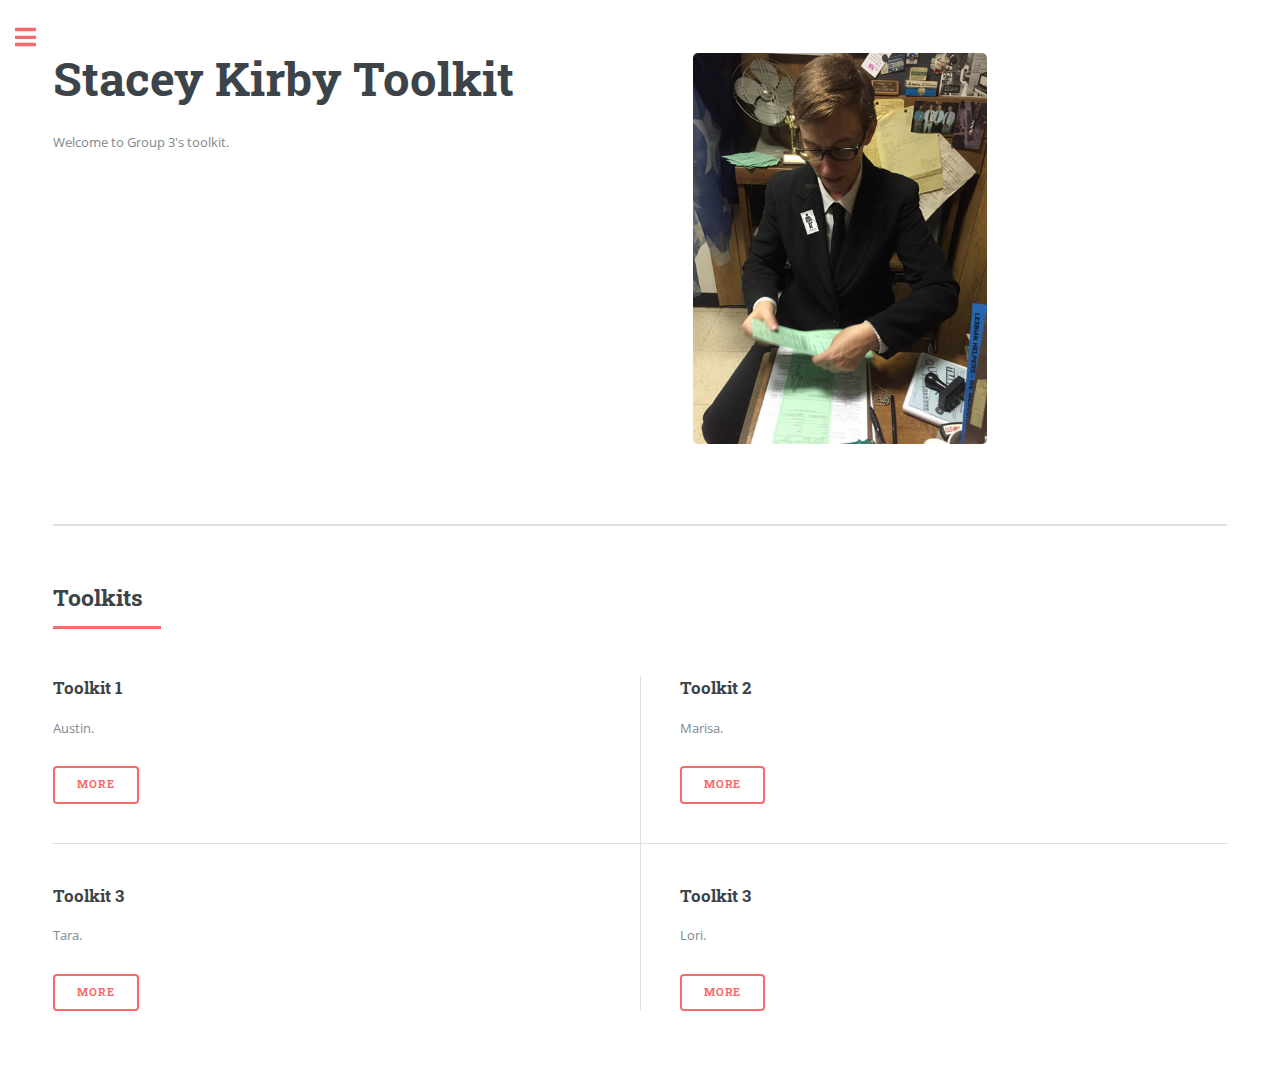
<file: index.html>
<!DOCTYPE HTML>
<!--
	Editorial by HTML5 UP
	html5up.net | @ajlkn
	Free for personal and commercial use under the CCA 3.0 license (html5up.net/license)
-->
<html>
	<head>
		<title></title>
		<meta charset="utf-8" />
		<meta name="viewport" content="width=device-width, initial-scale=1, user-scalable=no" />
		<link rel="stylesheet" href="assets/css/main.css" />
	</head>
	<body class="is-preload">

		<!-- Wrapper -->
			<div id="wrapper">

				<!-- Main -->
					<div id="main">
						<div class="inner">

							<!-- Header -->
					<!--			<header id="header">
									<a href="index.html" class="logo"><strong>Editorial</strong> by HTML5 UP</a>
									<ul class="icons">
										<li><a href="#" class="icon brands fa-twitter"><span class="label">Twitter</span></a></li>
										<li><a href="#" class="icon brands fa-facebook-f"><span class="label">Facebook</span></a></li>
										<li><a href="#" class="icon brands fa-snapchat-ghost"><span class="label">Snapchat</span></a></li>
										<li><a href="#" class="icon brands fa-instagram"><span class="label">Instagram</span></a></li>
										<li><a href="#" class="icon brands fa-medium-m"><span class="label">Medium</span></a></li>
									</ul>
								</header>
-->
							<!-- Banner -->
								<section id="banner">
									<div class="content">
										<header>
											<h1>Stacey Kirby Toolkit<br />
											<!---by HTML5 UP</h1> -->
											<!---<p>A free and fully responsive site template</p> -->
										</header>
										<p>Welcome to Group 3's toolkit.</p>
										<!--<ul class="actions">
											<li><a href="#" class="button big">Learn More</a></li>
										</ul>
									-->
									</div>
									<span class="image object">
										<!-- <img src="images/pic10.jpg" alt="" /> -->
										<span class="image fit"><img src="images/pic10.jpg" alt="" /></span>
									</span>
								</section>

							<!-- Section -->
							<!--	<section>
									<header class="major">
										<h2>Erat lacinia</h2>
									</header>
									<div class="features">
										<article>
											<span class="icon fa-gem"></span>
											<div class="content">
												<h3>Portitor ullamcorper</h3>
												<p>Aenean ornare velit lacus, ac varius enim lorem ullamcorper dolore. Proin aliquam facilisis ante interdum. Sed nulla amet lorem feugiat tempus aliquam.</p>
											</div>
										</article>
										<article>
											<span class="icon solid fa-paper-plane"></span>
											<div class="content">
												<h3>Sapien veroeros</h3>
												<p>Aenean ornare velit lacus, ac varius enim lorem ullamcorper dolore. Proin aliquam facilisis ante interdum. Sed nulla amet lorem feugiat tempus aliquam.</p>
											</div>
										</article>
										<article>
											<span class="icon solid fa-rocket"></span>
											<div class="content">
												<h3>Quam lorem ipsum</h3>
												<p>Aenean ornare velit lacus, ac varius enim lorem ullamcorper dolore. Proin aliquam facilisis ante interdum. Sed nulla amet lorem feugiat tempus aliquam.</p>
											</div>
										</article>
										<article>
											<span class="icon solid fa-signal"></span>
											<div class="content">
												<h3>Sed magna finibus</h3>
												<p>Aenean ornare velit lacus, ac varius enim lorem ullamcorper dolore. Proin aliquam facilisis ante interdum. Sed nulla amet lorem feugiat tempus aliquam.</p>
											</div>
										</article>
									</div>
								</section>
							-->
							<!-- Section -->
								<section>
									<header class="major">
										<h2>Toolkits</h2>
									</header>
									<div class="posts">
										<article>
										<!--	<a href="#" class="image"><img src="images/pic01.jpg" alt="" /></a> -->
											<h3>Toolkit 1</h3>
											<p>Austin.</p>
											<ul class="actions">
												<li><a href="toolkit1.html" class="button">More</a></li>
											</ul>
										</article>
										<article>
											<!--<a href="#" class="image"><img src="images/pic02.jpg" alt="" /></a> -->
											<h3>Toolkit 2</h3>
											<p>Marisa.</p>
											<ul class="actions">
												<li><a href="toolkit2.html" class="button">More</a></li>
											</ul>
										</article>
										<article>
											<!--<a href="#" class="image"><img src="images/pic03.jpg" alt="" /></a> -->
											<h3>Toolkit 3</h3>
											<p>Tara.</p>
											<ul class="actions">
												<li><a href="toolkit3.html" class="button">More</a></li>
											</ul>
										</article>
										<article>
											<!-- <a href="#" class="image"><img src="images/pic03.jpg" alt="" /></a> -->
											<h3>Toolkit 3</h3>
											<p>Lori.</p>
											<ul class="actions">
												<li><a href="toolkit4.html" class="button">More</a></li>
											</ul>
										</article>
									</div>
								</section>

						</div>
					</div>

				<!-- Sidebar -->
					<div id="sidebar">
						<div class="inner">

							<!-- Search -->
								<section id="search" class="alt">
									<form method="post" action="#">
										<input type="text" name="query" id="query" placeholder="Search" />
									</form>
								</section>

							<!-- Menu -->
								<nav id="menu">
									<header class="major">
										<h2>Menu</h2>
									</header>
									<ul>
										<li><a href="index.html">Homepage</a></li>
										<li><a href="toolkit1.html">Toolkit 1</a></li>
										<li><a href="toolkit2.html">Toolkit 2</a></li>
										<li><a href="toolkit3.html">Toolkit 3</a></li>
										<li><a href="toolkit4.html">Toolkit 4</a></li>
										<!--<li>
											<span class="opener">Submenu</span>
											<ul>
												<li><a href="#">Lorem Dolor</a></li>
												<li><a href="#">Ipsum Adipiscing</a></li>
												<li><a href="#">Tempus Magna</a></li>
												<li><a href="#">Feugiat Veroeros</a></li>
											</ul>

										</li>
									-->
									<!--	<li><a href="#">Etiam Dolore</a></li> -->
									<!--	<li><a href="#">Adipiscing</a></li> -->


									</ul>
								</nav>

							<!-- Section -->
							<!--
								<section>
									<header class="major">
										<h2>Ante interdum</h2>
									</header>
									<div class="mini-posts">
										<article>
											<a href="#" class="image"><img src="images/pic07.jpg" alt="" /></a>
											<p>Aenean ornare velit lacus, ac varius enim lorem ullamcorper dolore aliquam.</p>
										</article>
										<article>
											<a href="#" class="image"><img src="images/pic08.jpg" alt="" /></a>
											<p>Aenean ornare velit lacus, ac varius enim lorem ullamcorper dolore aliquam.</p>
										</article>
										<article>
											<a href="#" class="image"><img src="images/pic09.jpg" alt="" /></a>
											<p>Aenean ornare velit lacus, ac varius enim lorem ullamcorper dolore aliquam.</p>
										</article>
									</div>
									<ul class="actions">
										<li><a href="#" class="button">More</a></li>
									</ul>
								</section>
-->
							<!-- Section -->
								<section>
									<header class="major">
										<h2>Get in touch</h2>
									</header>
									<!--<p>Sed varius enim lorem ullamcorper dolore aliquam aenean ornare velit lacus, ac varius enim lorem ullamcorper dolore. Proin sed aliquam facilisis ante interdum. Sed nulla amet lorem feugiat tempus aliquam.</p> -->
									<ul class="contact">
										<li class="icon solid fa-envelope"><a href="#">csdunefsky@uncg.edu</a></li>
										<!-- <li class="icon solid fa-phone">(000) 000-0000</li> -->
										<!--<li class="icon solid fa-home">1234 Somewhere Road #8254<br /> -->
									<!--	Nashville, TN 00000-0000</li> -->
									</ul>
								</section>

							<!-- Footer -->
								<!--<footer id="footer">
									<p class="copyright">&copy; Untitled. All rights reserved. Demo Images: <a href="https://unsplash.com">Unsplash</a>. Design: <a href="https://html5up.net">HTML5 UP</a>.</p>
								</footer>
-->
						</div>
					</div>

			</div>

		<!-- Scripts -->
			<script src="assets/js/jquery.min.js"></script>
			<script src="assets/js/browser.min.js"></script>
			<script src="assets/js/breakpoints.min.js"></script>
			<script src="assets/js/util.js"></script>
			<script src="assets/js/main.js"></script>

	</body>
</html>
</file>
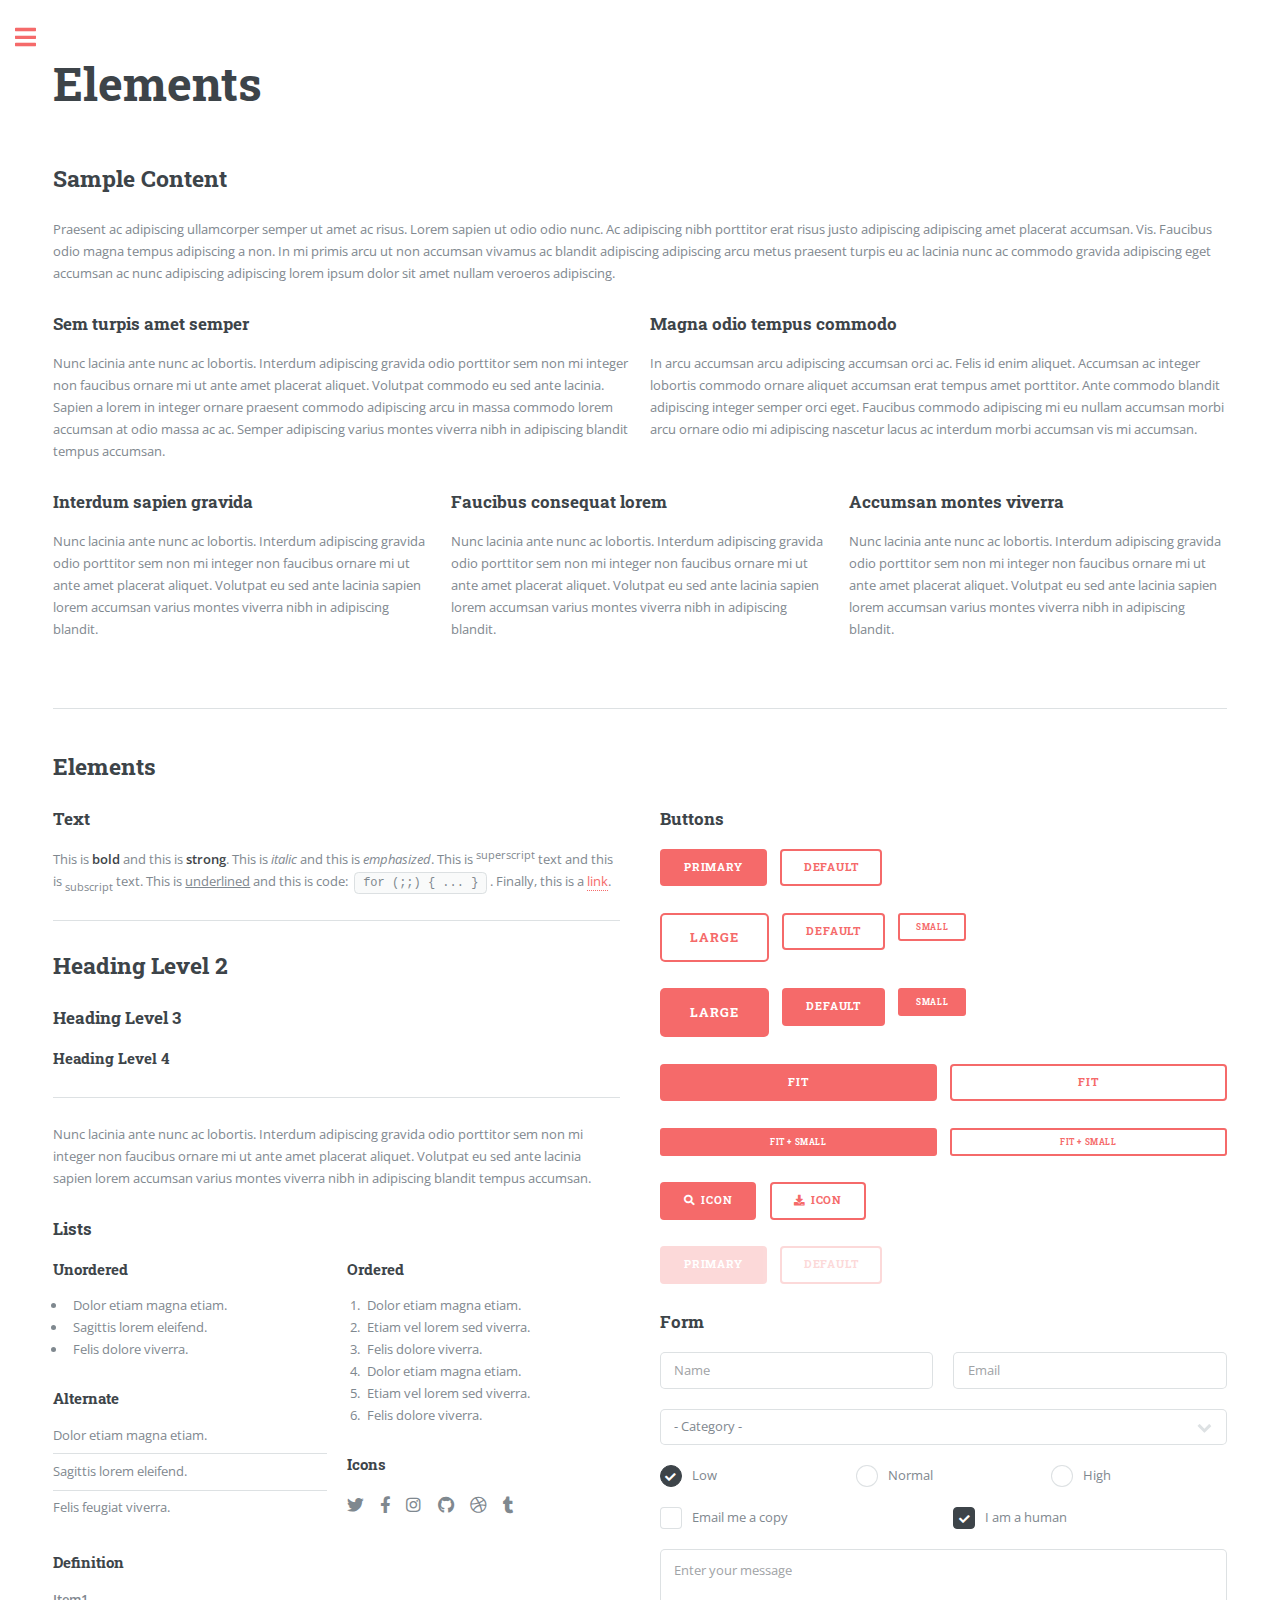
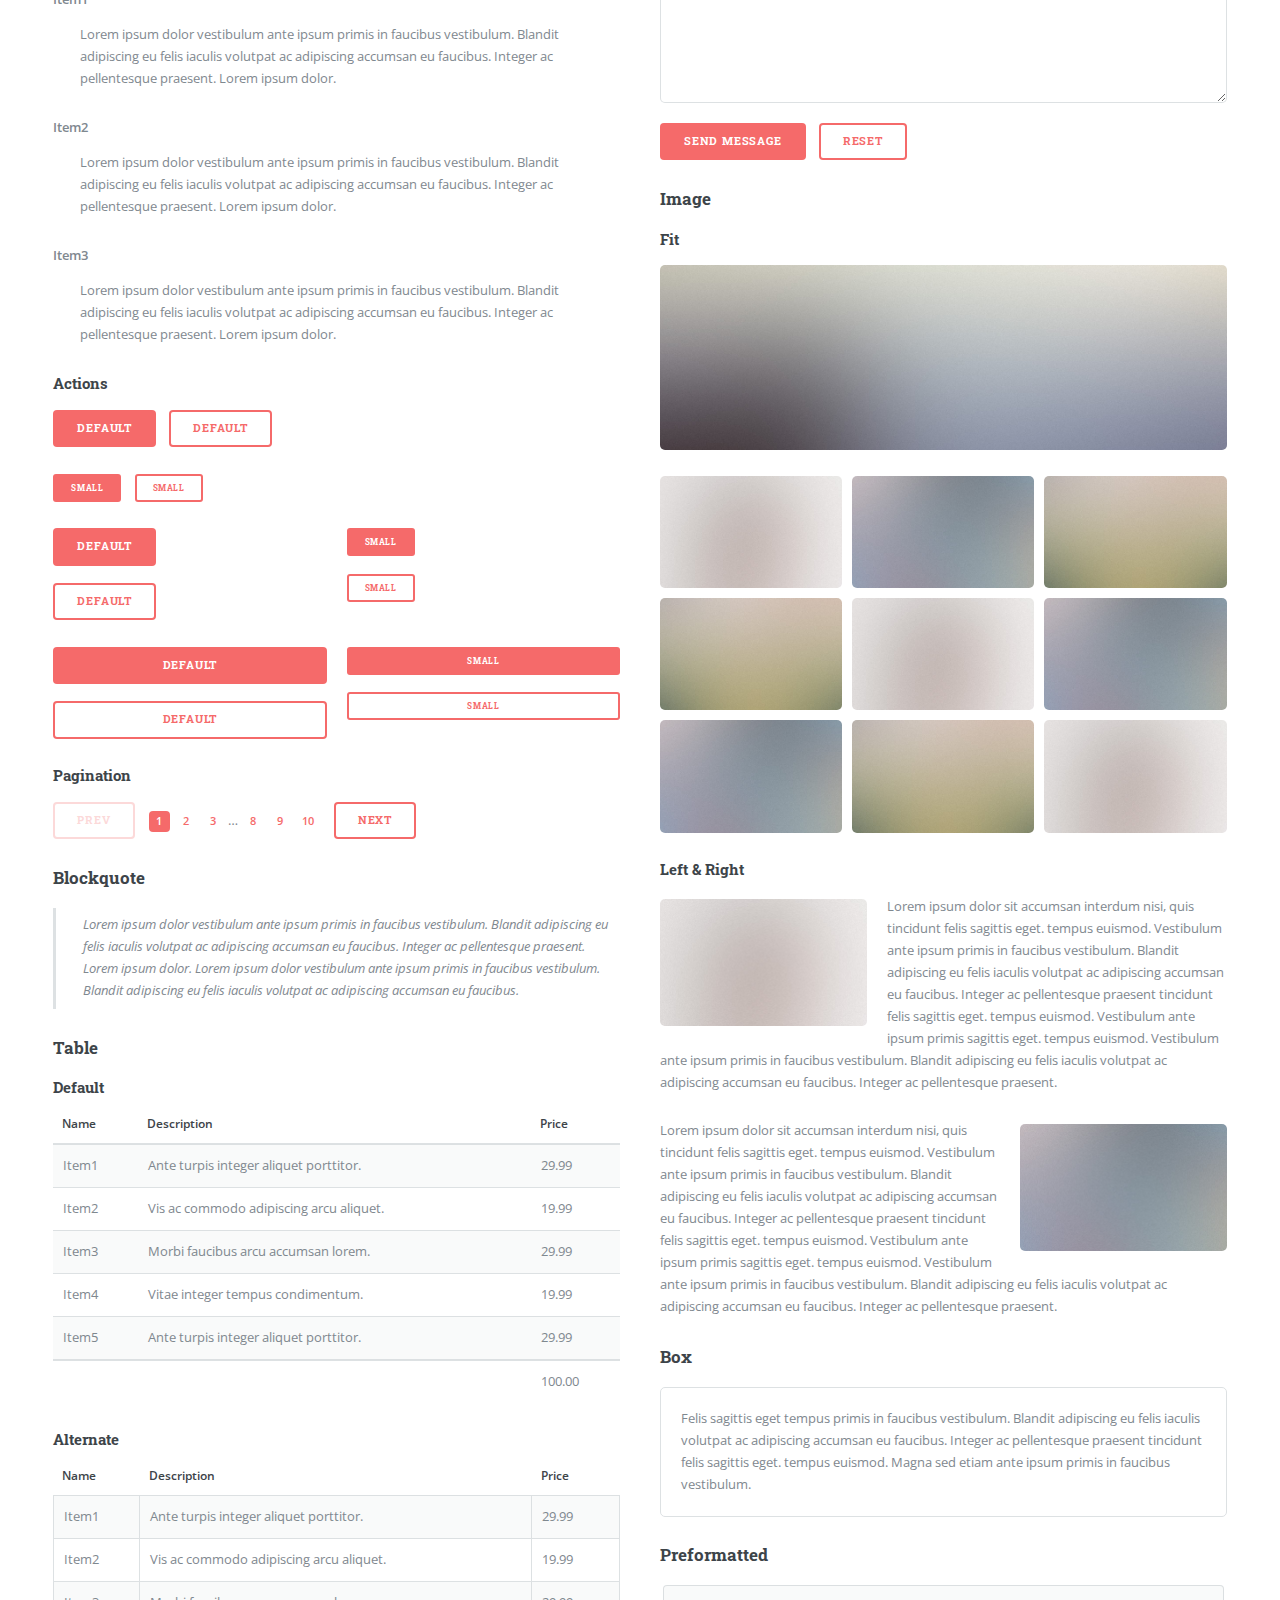
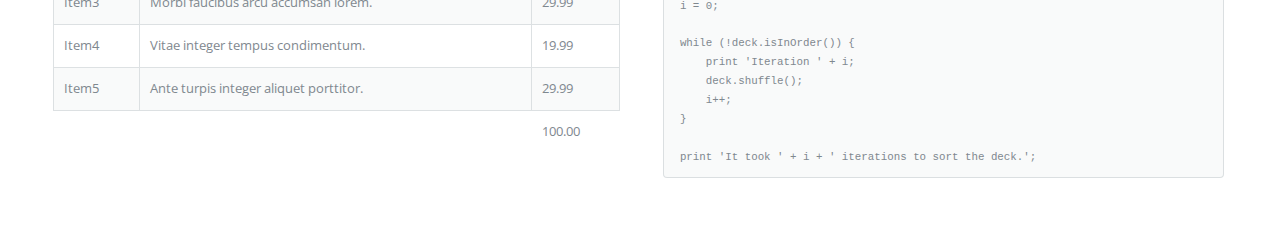
<file: elements.html>
<!DOCTYPE HTML>
<!--
	Editorial by HTML5 UP
	html5up.net | @ajlkn
	Free for personal and commercial use under the CCA 3.0 license (html5up.net/license)
-->
<html>
	<head>
		<title></title>
		<meta charset="utf-8" />
		<meta name="viewport" content="width=device-width, initial-scale=1, user-scalable=no" />
		<link rel="stylesheet" href="assets/css/main.css" />
	</head>
	<body class="is-preload">

		<!-- Wrapper -->
			<div id="wrapper">

				<!-- Main -->
					<div id="main">
						<div class="inner">

							<!-- Header -->
					<!--			<header id="header">
									<a href="index.html" class="logo"><strong>Editorial</strong> by HTML5 UP</a>
									<ul class="icons">
										<li><a href="#" class="icon brands fa-twitter"><span class="label">Twitter</span></a></li>
										<li><a href="#" class="icon brands fa-facebook-f"><span class="label">Facebook</span></a></li>
										<li><a href="#" class="icon brands fa-snapchat-ghost"><span class="label">Snapchat</span></a></li>
										<li><a href="#" class="icon brands fa-instagram"><span class="label">Instagram</span></a></li>
										<li><a href="#" class="icon brands fa-medium-m"><span class="label">Medium</span></a></li>
									</ul>
								</header>
	-->

							<!-- Content -->
								<section>
									<header class="main">
										<h1>Elements</h1>
									</header>

									<!-- Content -->
										<h2 id="content">Sample Content</h2>
										<p>Praesent ac adipiscing ullamcorper semper ut amet ac risus. Lorem sapien ut odio odio nunc. Ac adipiscing nibh porttitor erat risus justo adipiscing adipiscing amet placerat accumsan. Vis. Faucibus odio magna tempus adipiscing a non. In mi primis arcu ut non accumsan vivamus ac blandit adipiscing adipiscing arcu metus praesent turpis eu ac lacinia nunc ac commodo gravida adipiscing eget accumsan ac nunc adipiscing adipiscing lorem ipsum dolor sit amet nullam veroeros adipiscing.</p>
										<div class="row">
											<div class="col-6 col-12-small">
												<h3>Sem turpis amet semper</h3>
												<p>Nunc lacinia ante nunc ac lobortis. Interdum adipiscing gravida odio porttitor sem non mi integer non faucibus ornare mi ut ante amet placerat aliquet. Volutpat commodo eu sed ante lacinia. Sapien a lorem in integer ornare praesent commodo adipiscing arcu in massa commodo lorem accumsan at odio massa ac ac. Semper adipiscing varius montes viverra nibh in adipiscing blandit tempus accumsan.</p>
											</div>
											<div class="col-6 col-12-small">
												<h3>Magna odio tempus commodo</h3>
												<p>In arcu accumsan arcu adipiscing accumsan orci ac. Felis id enim aliquet. Accumsan ac integer lobortis commodo ornare aliquet accumsan erat tempus amet porttitor. Ante commodo blandit adipiscing integer semper orci eget. Faucibus commodo adipiscing mi eu nullam accumsan morbi arcu ornare odio mi adipiscing nascetur lacus ac interdum morbi accumsan vis mi accumsan.</p>
											</div>
											<!-- Break -->
											<div class="col-4 col-12-medium">
												<h3>Interdum sapien gravida</h3>
												<p>Nunc lacinia ante nunc ac lobortis. Interdum adipiscing gravida odio porttitor sem non mi integer non faucibus ornare mi ut ante amet placerat aliquet. Volutpat eu sed ante lacinia sapien lorem accumsan varius montes viverra nibh in adipiscing blandit.</p>
											</div>
											<div class="col-4 col-12-medium">
												<h3>Faucibus consequat lorem</h3>
												<p>Nunc lacinia ante nunc ac lobortis. Interdum adipiscing gravida odio porttitor sem non mi integer non faucibus ornare mi ut ante amet placerat aliquet. Volutpat eu sed ante lacinia sapien lorem accumsan varius montes viverra nibh in adipiscing blandit.</p>
											</div>
											<div class="col-4 col-12-medium">
												<h3>Accumsan montes viverra</h3>
												<p>Nunc lacinia ante nunc ac lobortis. Interdum adipiscing gravida odio porttitor sem non mi integer non faucibus ornare mi ut ante amet placerat aliquet. Volutpat eu sed ante lacinia sapien lorem accumsan varius montes viverra nibh in adipiscing blandit.</p>
											</div>
										</div>

									<hr class="major" />

									<!-- Elements -->
										<h2 id="elements">Elements</h2>
										<div class="row gtr-200">
											<div class="col-6 col-12-medium">

												<!-- Text stuff -->
													<h3>Text</h3>
													<p>This is <b>bold</b> and this is <strong>strong</strong>. This is <i>italic</i> and this is <em>emphasized</em>.
													This is <sup>superscript</sup> text and this is <sub>subscript</sub> text.
													This is <u>underlined</u> and this is code: <code>for (;;) { ... }</code>.
													Finally, this is a <a href="#">link</a>.</p>
													<hr />
													<h2>Heading Level 2</h2>
													<h3>Heading Level 3</h3>
													<h4>Heading Level 4</h4>
													<hr />
													<p>Nunc lacinia ante nunc ac lobortis. Interdum adipiscing gravida odio porttitor sem non mi integer non faucibus ornare mi ut ante amet placerat aliquet. Volutpat eu sed ante lacinia sapien lorem accumsan varius montes viverra nibh in adipiscing blandit tempus accumsan.</p>

												<!-- Lists -->
													<h3>Lists</h3>
													<div class="row">
														<div class="col-6 col-12-small">

															<h4>Unordered</h4>
															<ul>
																<li>Dolor etiam magna etiam.</li>
																<li>Sagittis lorem eleifend.</li>
																<li>Felis dolore viverra.</li>
															</ul>

															<h4>Alternate</h4>
															<ul class="alt">
																<li>Dolor etiam magna etiam.</li>
																<li>Sagittis lorem eleifend.</li>
																<li>Felis feugiat viverra.</li>
															</ul>

														</div>
														<div class="col-6 col-12-small">

															<h4>Ordered</h4>
															<ol>
																<li>Dolor etiam magna etiam.</li>
																<li>Etiam vel lorem sed viverra.</li>
																<li>Felis dolore viverra.</li>
																<li>Dolor etiam magna etiam.</li>
																<li>Etiam vel lorem sed viverra.</li>
																<li>Felis dolore viverra.</li>
															</ol>

															<h4>Icons</h4>
															<ul class="icons">
																<li><a href="#" class="icon brands fa-twitter"><span class="label">Twitter</span></a></li>
																<li><a href="#" class="icon brands fa-facebook-f"><span class="label">Facebook</span></a></li>
																<li><a href="#" class="icon brands fa-instagram"><span class="label">Instagram</span></a></li>
																<li><a href="#" class="icon brands fa-github"><span class="label">Github</span></a></li>
																<li><a href="#" class="icon brands fa-dribbble"><span class="label">Dribbble</span></a></li>
																<li><a href="#" class="icon brands fa-tumblr"><span class="label">Tumblr</span></a></li>
															</ul>

														</div>
													</div>
													<h4>Definition</h4>
													<dl>
														<dt>Item1</dt>
														<dd>
															<p>Lorem ipsum dolor vestibulum ante ipsum primis in faucibus vestibulum. Blandit adipiscing eu felis iaculis volutpat ac adipiscing accumsan eu faucibus. Integer ac pellentesque praesent. Lorem ipsum dolor.</p>
														</dd>
														<dt>Item2</dt>
														<dd>
															<p>Lorem ipsum dolor vestibulum ante ipsum primis in faucibus vestibulum. Blandit adipiscing eu felis iaculis volutpat ac adipiscing accumsan eu faucibus. Integer ac pellentesque praesent. Lorem ipsum dolor.</p>
														</dd>
														<dt>Item3</dt>
														<dd>
															<p>Lorem ipsum dolor vestibulum ante ipsum primis in faucibus vestibulum. Blandit adipiscing eu felis iaculis volutpat ac adipiscing accumsan eu faucibus. Integer ac pellentesque praesent. Lorem ipsum dolor.</p>
														</dd>
													</dl>

													<h4>Actions</h4>
													<ul class="actions">
														<li><a href="#" class="button primary">Default</a></li>
														<li><a href="#" class="button">Default</a></li>
													</ul>
													<ul class="actions small">
														<li><a href="#" class="button primary small">Small</a></li>
														<li><a href="#" class="button small">Small</a></li>
													</ul>
													<div class="row">
														<div class="col-6 col-12-small">
															<ul class="actions stacked">
																<li><a href="#" class="button primary">Default</a></li>
																<li><a href="#" class="button">Default</a></li>
															</ul>
														</div>
														<div class="col-6 col-12-small">
															<ul class="actions stacked">
																<li><a href="#" class="button primary small">Small</a></li>
																<li><a href="#" class="button small">Small</a></li>
															</ul>
														</div>
														<div class="col-6 col-12-small">
															<ul class="actions stacked">
																<li><a href="#" class="button primary fit">Default</a></li>
																<li><a href="#" class="button fit">Default</a></li>
															</ul>
														</div>
														<div class="col-6 col-12-small">
															<ul class="actions stacked">
																<li><a href="#" class="button primary small fit">Small</a></li>
																<li><a href="#" class="button small fit">Small</a></li>
															</ul>
														</div>
													</div>

													<h4>Pagination</h4>
													<ul class="pagination">
														<li><span class="button disabled">Prev</span></li>
														<li><a href="#" class="page active">1</a></li>
														<li><a href="#" class="page">2</a></li>
														<li><a href="#" class="page">3</a></li>
														<li><span>&hellip;</span></li>
														<li><a href="#" class="page">8</a></li>
														<li><a href="#" class="page">9</a></li>
														<li><a href="#" class="page">10</a></li>
														<li><a href="#" class="button">Next</a></li>
													</ul>

												<!-- Blockquote -->
													<h3>Blockquote</h3>
													<blockquote>Lorem ipsum dolor vestibulum ante ipsum primis in faucibus vestibulum. Blandit adipiscing eu felis iaculis volutpat ac adipiscing accumsan eu faucibus. Integer ac pellentesque praesent. Lorem ipsum dolor. Lorem ipsum dolor vestibulum ante ipsum primis in faucibus vestibulum. Blandit adipiscing eu felis iaculis volutpat ac adipiscing accumsan eu faucibus.</blockquote>

												<!-- Table -->
													<h3>Table</h3>

													<h4>Default</h4>
													<div class="table-wrapper">
														<table>
															<thead>
																<tr>
																	<th>Name</th>
																	<th>Description</th>
																	<th>Price</th>
																</tr>
															</thead>
															<tbody>
																<tr>
																	<td>Item1</td>
																	<td>Ante turpis integer aliquet porttitor.</td>
																	<td>29.99</td>
																</tr>
																<tr>
																	<td>Item2</td>
																	<td>Vis ac commodo adipiscing arcu aliquet.</td>
																	<td>19.99</td>
																</tr>
																<tr>
																	<td>Item3</td>
																	<td> Morbi faucibus arcu accumsan lorem.</td>
																	<td>29.99</td>
																</tr>
																<tr>
																	<td>Item4</td>
																	<td>Vitae integer tempus condimentum.</td>
																	<td>19.99</td>
																</tr>
																<tr>
																	<td>Item5</td>
																	<td>Ante turpis integer aliquet porttitor.</td>
																	<td>29.99</td>
																</tr>
															</tbody>
															<tfoot>
																<tr>
																	<td colspan="2"></td>
																	<td>100.00</td>
																</tr>
															</tfoot>
														</table>
													</div>

													<h4>Alternate</h4>
													<div class="table-wrapper">
														<table class="alt">
															<thead>
																<tr>
																	<th>Name</th>
																	<th>Description</th>
																	<th>Price</th>
																</tr>
															</thead>
															<tbody>
																<tr>
																	<td>Item1</td>
																	<td>Ante turpis integer aliquet porttitor.</td>
																	<td>29.99</td>
																</tr>
																<tr>
																	<td>Item2</td>
																	<td>Vis ac commodo adipiscing arcu aliquet.</td>
																	<td>19.99</td>
																</tr>
																<tr>
																	<td>Item3</td>
																	<td> Morbi faucibus arcu accumsan lorem.</td>
																	<td>29.99</td>
																</tr>
																<tr>
																	<td>Item4</td>
																	<td>Vitae integer tempus condimentum.</td>
																	<td>19.99</td>
																</tr>
																<tr>
																	<td>Item5</td>
																	<td>Ante turpis integer aliquet porttitor.</td>
																	<td>29.99</td>
																</tr>
															</tbody>
															<tfoot>
																<tr>
																	<td colspan="2"></td>
																	<td>100.00</td>
																</tr>
															</tfoot>
														</table>
													</div>

											</div>
											<div class="col-6 col-12-medium">

												<!-- Buttons -->
													<h3>Buttons</h3>
													<ul class="actions">
														<li><a href="#" class="button primary">Primary</a></li>
														<li><a href="#" class="button">Default</a></li>
													</ul>
													<ul class="actions">
														<li><a href="#" class="button large">Large</a></li>
														<li><a href="#" class="button">Default</a></li>
														<li><a href="#" class="button small">Small</a></li>
													</ul>
													<ul class="actions">
														<li><a href="#" class="button primary large">Large</a></li>
														<li><a href="#" class="button primary">Default</a></li>
														<li><a href="#" class="button primary small">Small</a></li>
													</ul>
													<ul class="actions fit">
														<li><a href="#" class="button primary fit">Fit</a></li>
														<li><a href="#" class="button fit">Fit</a></li>
													</ul>
													<ul class="actions fit small">
														<li><a href="#" class="button primary fit small">Fit + Small</a></li>
														<li><a href="#" class="button fit small">Fit + Small</a></li>
													</ul>
													<ul class="actions">
														<li><a href="#" class="button primary icon solid fa-search">Icon</a></li>
														<li><a href="#" class="button icon solid fa-download">Icon</a></li>
													</ul>
													<ul class="actions">
														<li><span class="button primary disabled">Primary</span></li>
														<li><span class="button disabled">Default</span></li>
													</ul>

												<!-- Form -->
													<h3>Form</h3>

													<form method="post" action="#">
														<div class="row gtr-uniform">
															<div class="col-6 col-12-xsmall">
																<input type="text" name="demo-name" id="demo-name" value="" placeholder="Name" />
															</div>
															<div class="col-6 col-12-xsmall">
																<input type="email" name="demo-email" id="demo-email" value="" placeholder="Email" />
															</div>
															<!-- Break -->
															<div class="col-12">
																<select name="demo-category" id="demo-category">
																	<option value="">- Category -</option>
																	<option value="1">Manufacturing</option>
																	<option value="1">Shipping</option>
																	<option value="1">Administration</option>
																	<option value="1">Human Resources</option>
																</select>
															</div>
															<!-- Break -->
															<div class="col-4 col-12-small">
																<input type="radio" id="demo-priority-low" name="demo-priority" checked>
																<label for="demo-priority-low">Low</label>
															</div>
															<div class="col-4 col-12-small">
																<input type="radio" id="demo-priority-normal" name="demo-priority">
																<label for="demo-priority-normal">Normal</label>
															</div>
															<div class="col-4 col-12-small">
																<input type="radio" id="demo-priority-high" name="demo-priority">
																<label for="demo-priority-high">High</label>
															</div>
															<!-- Break -->
															<div class="col-6 col-12-small">
																<input type="checkbox" id="demo-copy" name="demo-copy">
																<label for="demo-copy">Email me a copy</label>
															</div>
															<div class="col-6 col-12-small">
																<input type="checkbox" id="demo-human" name="demo-human" checked>
																<label for="demo-human">I am a human</label>
															</div>
															<!-- Break -->
															<div class="col-12">
																<textarea name="demo-message" id="demo-message" placeholder="Enter your message" rows="6"></textarea>
															</div>
															<!-- Break -->
															<div class="col-12">
																<ul class="actions">
																	<li><input type="submit" value="Send Message" class="primary" /></li>
																	<li><input type="reset" value="Reset" /></li>
																</ul>
															</div>
														</div>
													</form>

												<!-- Image -->
													<h3>Image</h3>

													<h4>Fit</h4>
													<span class="image fit"><img src="images/pic11.jpg" alt="" /></span>
													<div class="box alt">
														<div class="row gtr-50 gtr-uniform">
															<div class="col-4"><span class="image fit"><img src="images/pic01.jpg" alt="" /></span></div>
															<div class="col-4"><span class="image fit"><img src="images/pic02.jpg" alt="" /></span></div>
															<div class="col-4"><span class="image fit"><img src="images/pic03.jpg" alt="" /></span></div>
															<!-- Break -->
															<div class="col-4"><span class="image fit"><img src="images/pic03.jpg" alt="" /></span></div>
															<div class="col-4"><span class="image fit"><img src="images/pic01.jpg" alt="" /></span></div>
															<div class="col-4"><span class="image fit"><img src="images/pic02.jpg" alt="" /></span></div>
															<!-- Break -->
															<div class="col-4"><span class="image fit"><img src="images/pic02.jpg" alt="" /></span></div>
															<div class="col-4"><span class="image fit"><img src="images/pic03.jpg" alt="" /></span></div>
															<div class="col-4"><span class="image fit"><img src="images/pic01.jpg" alt="" /></span></div>
														</div>
													</div>

													<h4>Left &amp; Right</h4>
													<p><span class="image left"><img src="images/pic01.jpg" alt="" /></span>Lorem ipsum dolor sit accumsan interdum nisi, quis tincidunt felis sagittis eget. tempus euismod. Vestibulum ante ipsum primis in faucibus vestibulum. Blandit adipiscing eu felis iaculis volutpat ac adipiscing accumsan eu faucibus. Integer ac pellentesque praesent tincidunt felis sagittis eget. tempus euismod. Vestibulum ante ipsum primis sagittis eget. tempus euismod. Vestibulum ante ipsum primis in faucibus vestibulum. Blandit adipiscing eu felis iaculis volutpat ac adipiscing accumsan eu faucibus. Integer ac pellentesque praesent.</p>
													<p><span class="image right"><img src="images/pic02.jpg" alt="" /></span>Lorem ipsum dolor sit accumsan interdum nisi, quis tincidunt felis sagittis eget. tempus euismod. Vestibulum ante ipsum primis in faucibus vestibulum. Blandit adipiscing eu felis iaculis volutpat ac adipiscing accumsan eu faucibus. Integer ac pellentesque praesent tincidunt felis sagittis eget. tempus euismod. Vestibulum ante ipsum primis sagittis eget. tempus euismod. Vestibulum ante ipsum primis in faucibus vestibulum. Blandit adipiscing eu felis iaculis volutpat ac adipiscing accumsan eu faucibus. Integer ac pellentesque praesent.</p>

												<!-- Box -->
													<h3>Box</h3>
													<div class="box">
														<p>Felis sagittis eget tempus primis in faucibus vestibulum. Blandit adipiscing eu felis iaculis volutpat ac adipiscing accumsan eu faucibus. Integer ac pellentesque praesent tincidunt felis sagittis eget. tempus euismod. Magna sed etiam ante ipsum primis in faucibus vestibulum.</p>
													</div>

												<!-- Preformatted Code -->
													<h3>Preformatted</h3>
													<pre><code>i = 0;

while (!deck.isInOrder()) {
    print 'Iteration ' + i;
    deck.shuffle();
    i++;
}

print 'It took ' + i + ' iterations to sort the deck.';
</code></pre>

											</div>
										</div>

								</section>

						</div>
					</div>

				<!-- Sidebar -->
					<div id="sidebar">
						<div class="inner">

							<!-- Search -->
								<section id="search" class="alt">
									<form method="post" action="#">
										<input type="text" name="query" id="query" placeholder="Search" />
									</form>
								</section>


															<!-- Menu -->
																<nav id="menu">
																	<header class="major">
																		<h2>Menu</h2>
																	</header>
																	<ul>
																		<li><a href="index.html">Homepage</a></li>
																		<li><a href="generic.html">Toolkit 1</a></li>
																		<li><a href="elements.html">Toolkit 2</a></li>
																		<li><a href="elements.html">Toolkit 3</a></li>
																		<li><a href="elements.html">Toolkit 4</a></li>
																		<!--<li>
																			<span class="opener">Submenu</span>
																			<ul>
																				<li><a href="#">Lorem Dolor</a></li>
																				<li><a href="#">Ipsum Adipiscing</a></li>
																				<li><a href="#">Tempus Magna</a></li>
																				<li><a href="#">Feugiat Veroeros</a></li>
																			</ul>

																		</li>
																	-->
																	<!--	<li><a href="#">Etiam Dolore</a></li> -->
																	<!--	<li><a href="#">Adipiscing</a></li> -->


																	</ul>
																</nav>



																<!-- Section -->
																	<section>
																		<header class="major">
																			<h2>Get in touch</h2>
																		</header>
																		<!--<p>Sed varius enim lorem ullamcorper dolore aliquam aenean ornare velit lacus, ac varius enim lorem ullamcorper dolore. Proin sed aliquam facilisis ante interdum. Sed nulla amet lorem feugiat tempus aliquam.</p> -->
																		<ul class="contact">
																			<li class="icon solid fa-envelope"><a href="#">csdunefsky@uncg.edu</a></li>
																			<!-- <li class="icon solid fa-phone">(000) 000-0000</li> -->
																			<!--<li class="icon solid fa-home">1234 Somewhere Road #8254<br /> -->
																		<!--	Nashville, TN 00000-0000</li> -->
																		</ul>
																	</section>

							<!-- Footer -->
								<footer id="footer">
									<p class="copyright">&copy; Untitled. All rights reserved. Demo Images: <a href="https://unsplash.com">Unsplash</a>. Design: <a href="https://html5up.net">HTML5 UP</a>.</p>
								</footer>

						</div>
					</div>

			</div>

		<!-- Scripts -->
			<script src="assets/js/jquery.min.js"></script>
			<script src="assets/js/browser.min.js"></script>
			<script src="assets/js/breakpoints.min.js"></script>
			<script src="assets/js/util.js"></script>
			<script src="assets/js/main.js"></script>

	</body>
</html>
</file>
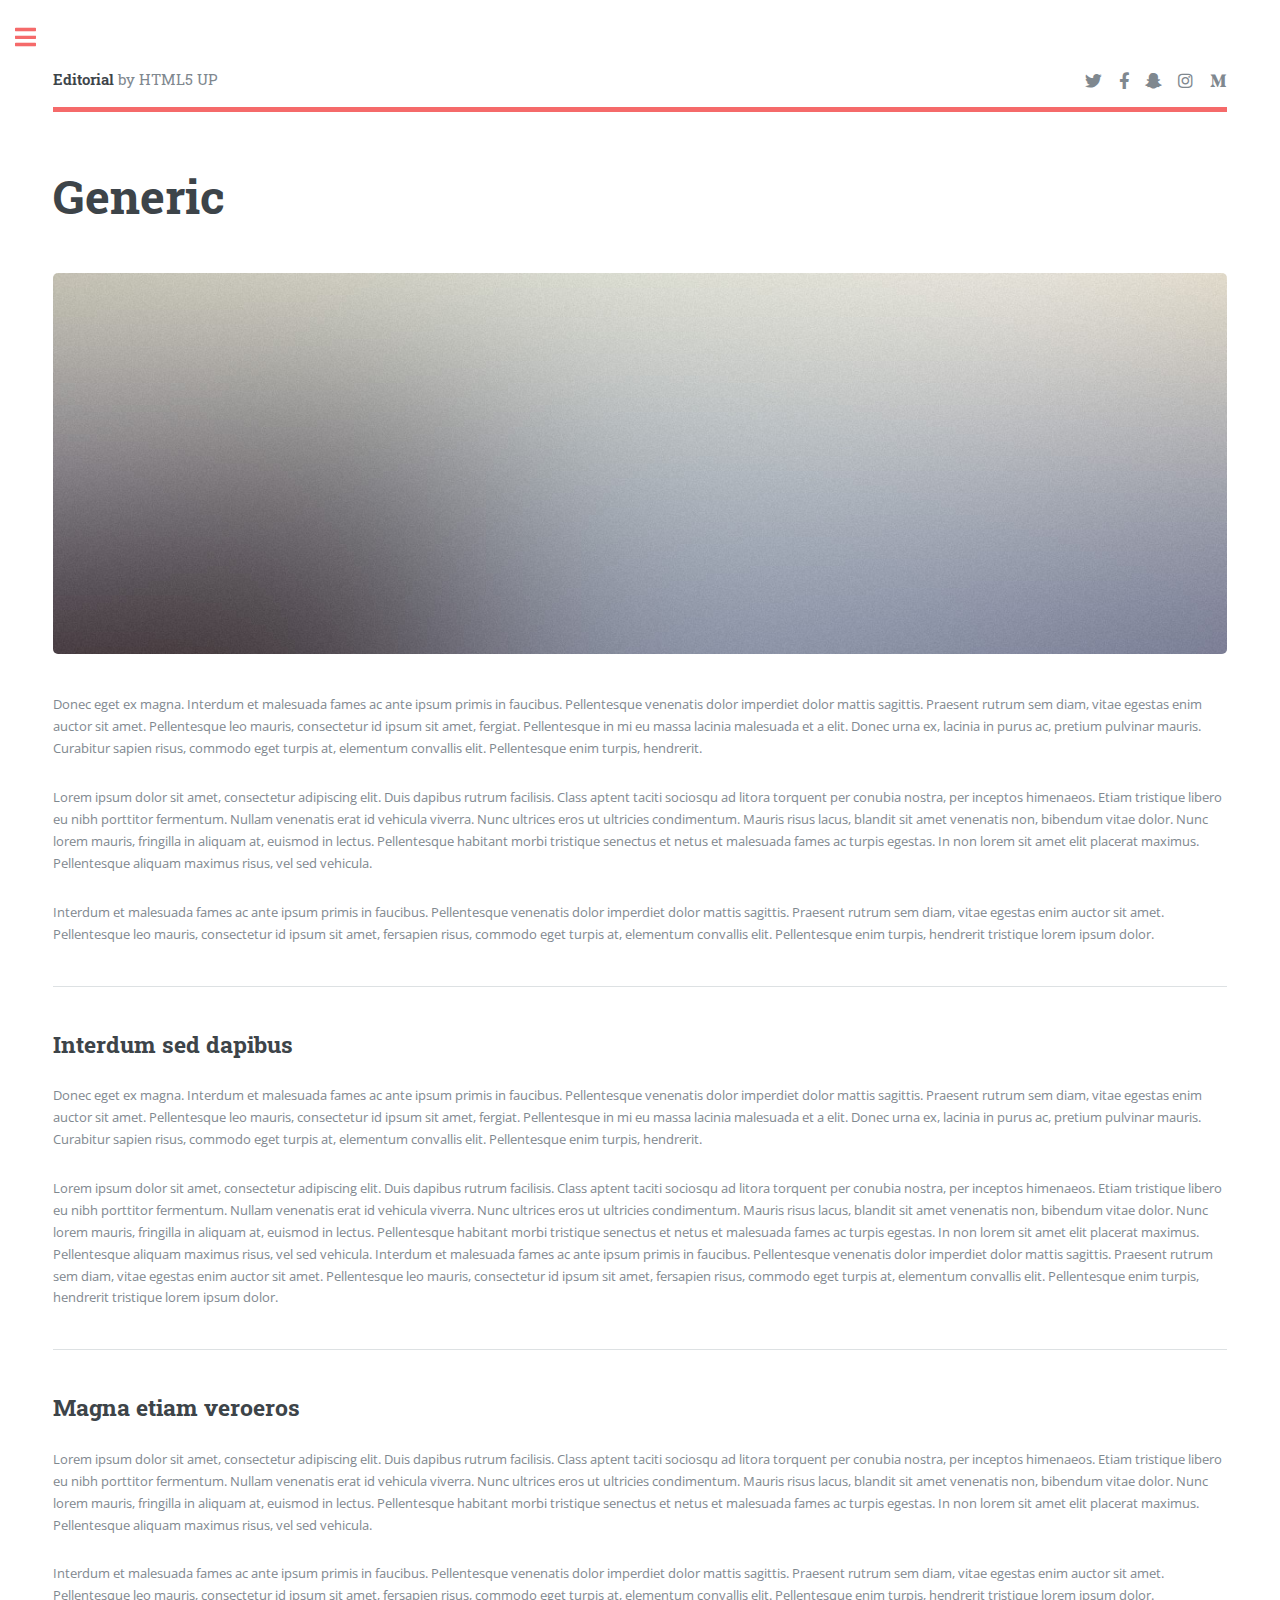
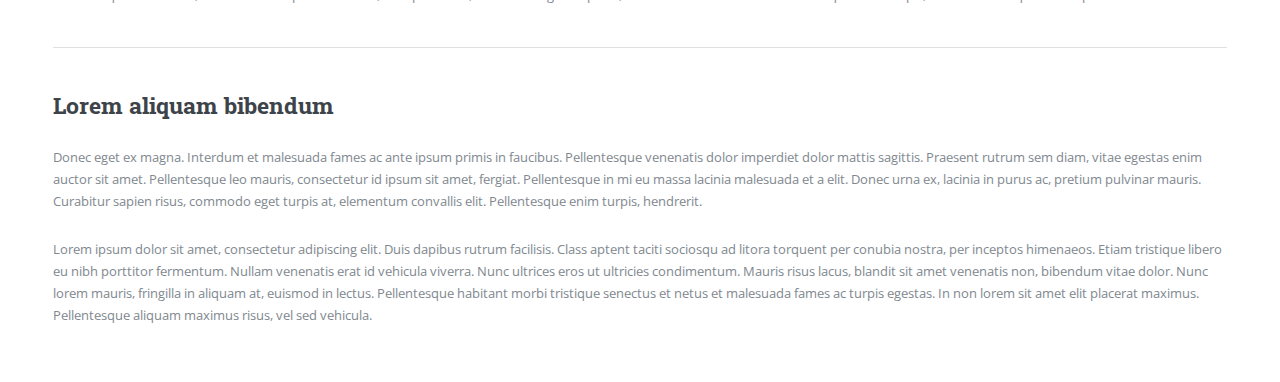
<file: genericbackup.html>
<!DOCTYPE HTML>
<!--
	Editorial by HTML5 UP
	html5up.net | @ajlkn
	Free for personal and commercial use under the CCA 3.0 license (html5up.net/license)
-->
<html>
	<head>
		<title>Generic - Editorial by HTML5 UP</title>
		<meta charset="utf-8" />
		<meta name="viewport" content="width=device-width, initial-scale=1, user-scalable=no" />
		<link rel="stylesheet" href="assets/css/main.css" />
	</head>
	<body class="is-preload">

		<!-- Wrapper -->
			<div id="wrapper">

				<!-- Main -->
					<div id="main">
						<div class="inner">

							<!-- Header -->
								<header id="header">
									<a href="index.html" class="logo"><strong>Editorial</strong> by HTML5 UP</a>
									<ul class="icons">
										<li><a href="#" class="icon brands fa-twitter"><span class="label">Twitter</span></a></li>
										<li><a href="#" class="icon brands fa-facebook-f"><span class="label">Facebook</span></a></li>
										<li><a href="#" class="icon brands fa-snapchat-ghost"><span class="label">Snapchat</span></a></li>
										<li><a href="#" class="icon brands fa-instagram"><span class="label">Instagram</span></a></li>
										<li><a href="#" class="icon brands fa-medium-m"><span class="label">Medium</span></a></li>
									</ul>
								</header>

							<!-- Content -->
								<section>
									<header class="main">
										<h1>Generic</h1>
									</header>

									<span class="image main"><img src="images/pic11.jpg" alt="" /></span>

									<p>Donec eget ex magna. Interdum et malesuada fames ac ante ipsum primis in faucibus. Pellentesque venenatis dolor imperdiet dolor mattis sagittis. Praesent rutrum sem diam, vitae egestas enim auctor sit amet. Pellentesque leo mauris, consectetur id ipsum sit amet, fergiat. Pellentesque in mi eu massa lacinia malesuada et a elit. Donec urna ex, lacinia in purus ac, pretium pulvinar mauris. Curabitur sapien risus, commodo eget turpis at, elementum convallis elit. Pellentesque enim turpis, hendrerit.</p>
									<p>Lorem ipsum dolor sit amet, consectetur adipiscing elit. Duis dapibus rutrum facilisis. Class aptent taciti sociosqu ad litora torquent per conubia nostra, per inceptos himenaeos. Etiam tristique libero eu nibh porttitor fermentum. Nullam venenatis erat id vehicula viverra. Nunc ultrices eros ut ultricies condimentum. Mauris risus lacus, blandit sit amet venenatis non, bibendum vitae dolor. Nunc lorem mauris, fringilla in aliquam at, euismod in lectus. Pellentesque habitant morbi tristique senectus et netus et malesuada fames ac turpis egestas. In non lorem sit amet elit placerat maximus. Pellentesque aliquam maximus risus, vel sed vehicula.</p>
									<p>Interdum et malesuada fames ac ante ipsum primis in faucibus. Pellentesque venenatis dolor imperdiet dolor mattis sagittis. Praesent rutrum sem diam, vitae egestas enim auctor sit amet. Pellentesque leo mauris, consectetur id ipsum sit amet, fersapien risus, commodo eget turpis at, elementum convallis elit. Pellentesque enim turpis, hendrerit tristique lorem ipsum dolor.</p>

									<hr class="major" />

									<h2>Interdum sed dapibus</h2>
									<p>Donec eget ex magna. Interdum et malesuada fames ac ante ipsum primis in faucibus. Pellentesque venenatis dolor imperdiet dolor mattis sagittis. Praesent rutrum sem diam, vitae egestas enim auctor sit amet. Pellentesque leo mauris, consectetur id ipsum sit amet, fergiat. Pellentesque in mi eu massa lacinia malesuada et a elit. Donec urna ex, lacinia in purus ac, pretium pulvinar mauris. Curabitur sapien risus, commodo eget turpis at, elementum convallis elit. Pellentesque enim turpis, hendrerit.</p>
									<p>Lorem ipsum dolor sit amet, consectetur adipiscing elit. Duis dapibus rutrum facilisis. Class aptent taciti sociosqu ad litora torquent per conubia nostra, per inceptos himenaeos. Etiam tristique libero eu nibh porttitor fermentum. Nullam venenatis erat id vehicula viverra. Nunc ultrices eros ut ultricies condimentum. Mauris risus lacus, blandit sit amet venenatis non, bibendum vitae dolor. Nunc lorem mauris, fringilla in aliquam at, euismod in lectus. Pellentesque habitant morbi tristique senectus et netus et malesuada fames ac turpis egestas. In non lorem sit amet elit placerat maximus. Pellentesque aliquam maximus risus, vel sed vehicula. Interdum et malesuada fames ac ante ipsum primis in faucibus. Pellentesque venenatis dolor imperdiet dolor mattis sagittis. Praesent rutrum sem diam, vitae egestas enim auctor sit amet. Pellentesque leo mauris, consectetur id ipsum sit amet, fersapien risus, commodo eget turpis at, elementum convallis elit. Pellentesque enim turpis, hendrerit tristique lorem ipsum dolor.</p>

									<hr class="major" />

									<h2>Magna etiam veroeros</h2>
									<p>Lorem ipsum dolor sit amet, consectetur adipiscing elit. Duis dapibus rutrum facilisis. Class aptent taciti sociosqu ad litora torquent per conubia nostra, per inceptos himenaeos. Etiam tristique libero eu nibh porttitor fermentum. Nullam venenatis erat id vehicula viverra. Nunc ultrices eros ut ultricies condimentum. Mauris risus lacus, blandit sit amet venenatis non, bibendum vitae dolor. Nunc lorem mauris, fringilla in aliquam at, euismod in lectus. Pellentesque habitant morbi tristique senectus et netus et malesuada fames ac turpis egestas. In non lorem sit amet elit placerat maximus. Pellentesque aliquam maximus risus, vel sed vehicula.</p>
									<p>Interdum et malesuada fames ac ante ipsum primis in faucibus. Pellentesque venenatis dolor imperdiet dolor mattis sagittis. Praesent rutrum sem diam, vitae egestas enim auctor sit amet. Pellentesque leo mauris, consectetur id ipsum sit amet, fersapien risus, commodo eget turpis at, elementum convallis elit. Pellentesque enim turpis, hendrerit tristique lorem ipsum dolor.</p>

									<hr class="major" />

									<h2>Lorem aliquam bibendum</h2>
									<p>Donec eget ex magna. Interdum et malesuada fames ac ante ipsum primis in faucibus. Pellentesque venenatis dolor imperdiet dolor mattis sagittis. Praesent rutrum sem diam, vitae egestas enim auctor sit amet. Pellentesque leo mauris, consectetur id ipsum sit amet, fergiat. Pellentesque in mi eu massa lacinia malesuada et a elit. Donec urna ex, lacinia in purus ac, pretium pulvinar mauris. Curabitur sapien risus, commodo eget turpis at, elementum convallis elit. Pellentesque enim turpis, hendrerit.</p>
									<p>Lorem ipsum dolor sit amet, consectetur adipiscing elit. Duis dapibus rutrum facilisis. Class aptent taciti sociosqu ad litora torquent per conubia nostra, per inceptos himenaeos. Etiam tristique libero eu nibh porttitor fermentum. Nullam venenatis erat id vehicula viverra. Nunc ultrices eros ut ultricies condimentum. Mauris risus lacus, blandit sit amet venenatis non, bibendum vitae dolor. Nunc lorem mauris, fringilla in aliquam at, euismod in lectus. Pellentesque habitant morbi tristique senectus et netus et malesuada fames ac turpis egestas. In non lorem sit amet elit placerat maximus. Pellentesque aliquam maximus risus, vel sed vehicula.</p>

								</section>

						</div>
					</div>

				<!-- Sidebar -->
					<div id="sidebar">
						<div class="inner">

							<!-- Search -->
								<section id="search" class="alt">
									<form method="post" action="#">
										<input type="text" name="query" id="query" placeholder="Search" />
									</form>
								</section>

							<!-- Menu -->
								<nav id="menu">
									<header class="major">
										<h2>Menu</h2>
									</header>
									<ul>
										<li><a href="index.html">Homepage</a></li>
										<li><a href="generic.html">Generic</a></li>
										<li><a href="elements.html">Elements</a></li>
										<li>
											<span class="opener">Submenu</span>
											<ul>
												<li><a href="#">Lorem Dolor</a></li>
												<li><a href="#">Ipsum Adipiscing</a></li>
												<li><a href="#">Tempus Magna</a></li>
												<li><a href="#">Feugiat Veroeros</a></li>
											</ul>
										</li>
										<li><a href="#">Etiam Dolore</a></li>
										<li><a href="#">Adipiscing</a></li>
										<li>
											<span class="opener">Another Submenu</span>
											<ul>
												<li><a href="#">Lorem Dolor</a></li>
												<li><a href="#">Ipsum Adipiscing</a></li>
												<li><a href="#">Tempus Magna</a></li>
												<li><a href="#">Feugiat Veroeros</a></li>
											</ul>
										</li>
										<li><a href="#">Maximus Erat</a></li>
										<li><a href="#">Sapien Mauris</a></li>
										<li><a href="#">Amet Lacinia</a></li>
									</ul>
								</nav>

							<!-- Section -->
								<section>
									<header class="major">
										<h2>Ante interdum</h2>
									</header>
									<div class="mini-posts">
										<article>
											<a href="#" class="image"><img src="images/pic07.jpg" alt="" /></a>
											<p>Aenean ornare velit lacus, ac varius enim lorem ullamcorper dolore aliquam.</p>
										</article>
										<article>
											<a href="#" class="image"><img src="images/pic08.jpg" alt="" /></a>
											<p>Aenean ornare velit lacus, ac varius enim lorem ullamcorper dolore aliquam.</p>
										</article>
										<article>
											<a href="#" class="image"><img src="images/pic09.jpg" alt="" /></a>
											<p>Aenean ornare velit lacus, ac varius enim lorem ullamcorper dolore aliquam.</p>
										</article>
									</div>
									<ul class="actions">
										<li><a href="#" class="button">More</a></li>
									</ul>
								</section>

							<!-- Section -->
								<section>
									<header class="major">
										<h2>Get in touch</h2>
									</header>
									<p>Sed varius enim lorem ullamcorper dolore aliquam aenean ornare velit lacus, ac varius enim lorem ullamcorper dolore. Proin sed aliquam facilisis ante interdum. Sed nulla amet lorem feugiat tempus aliquam.</p>
									<ul class="contact">
										<li class="icon solid fa-envelope"><a href="#">information@untitled.tld</a></li>
										<li class="icon solid fa-phone">(000) 000-0000</li>
										<li class="icon solid fa-home">1234 Somewhere Road #8254<br />
										Nashville, TN 00000-0000</li>
									</ul>
								</section>

							<!-- Footer -->
								<footer id="footer">
									<p class="copyright">&copy; Untitled. All rights reserved. Demo Images: <a href="https://unsplash.com">Unsplash</a>. Design: <a href="https://html5up.net">HTML5 UP</a>.</p>
								</footer>

						</div>
					</div>

			</div>

		<!-- Scripts -->
			<script src="assets/js/jquery.min.js"></script>
			<script src="assets/js/browser.min.js"></script>
			<script src="assets/js/breakpoints.min.js"></script>
			<script src="assets/js/util.js"></script>
			<script src="assets/js/main.js"></script>

	</body>
</html>
</file>
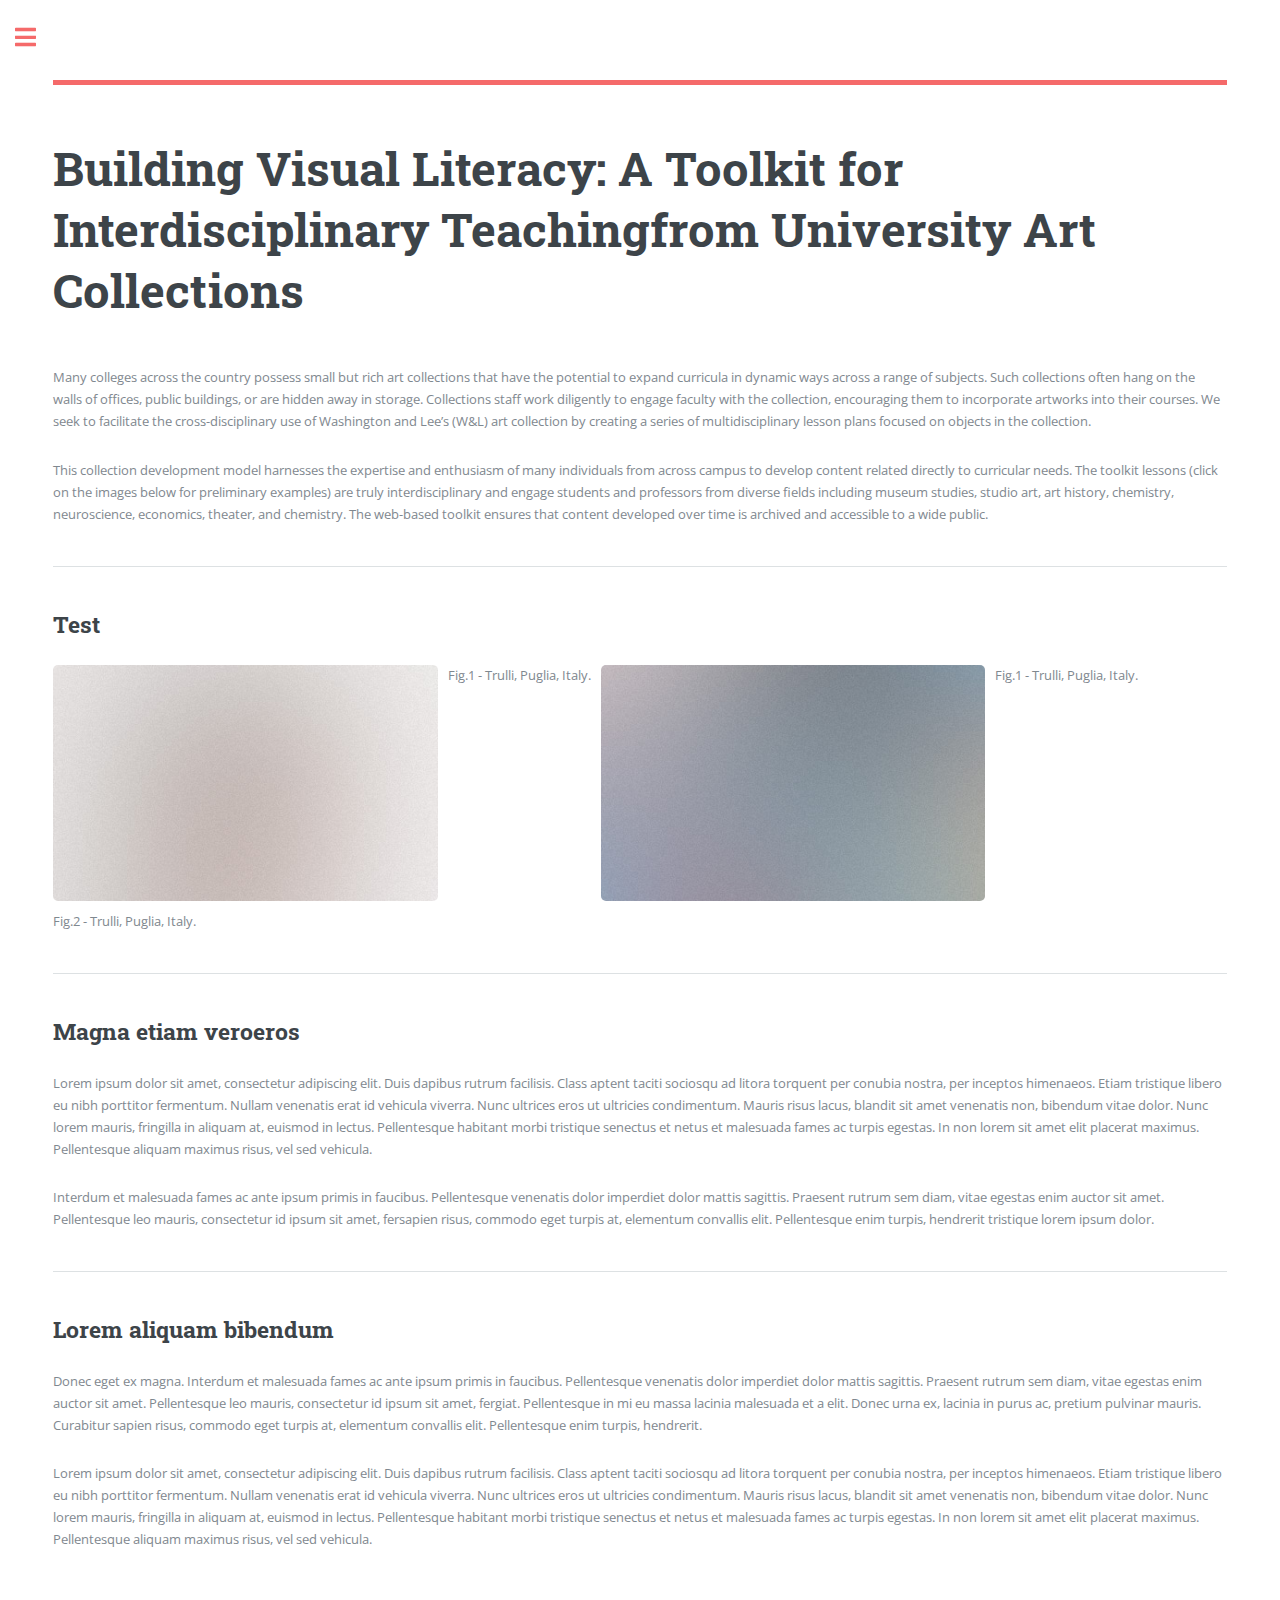
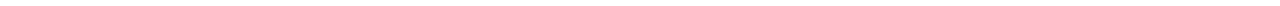
<file: toolkit1.html>
<!DOCTYPE HTML>
<!--
	Editorial by HTML5 UP
	html5up.net | @ajlkn
	Free for personal and commercial use under the CCA 3.0 license (html5up.net/license)
-->
<html>
	<head>
		<title></title>
		<meta charset="utf-8" />
		<meta name="viewport" content="width=device-width, initial-scale=1, user-scalable=no" />
		<link rel="stylesheet" href="assets/css/main.css" />
	</head>
	<body class="is-preload">

		<!-- Wrapper -->
			<div id="wrapper">

				<!-- Main -->
					<div id="main">
						<div class="inner">

							<!-- Header -->
								<header id="header">
									<a href="index.html" class="logo"><strong></strong></a>
									<ul class="icons">
										<!-- <li><a href="#" class="icon brands fa-twitter"><span class="label">Twitter</span></a></li>
										<li><a href="#" class="icon brands fa-facebook-f"><span class="label">Facebook</span></a></li>
										<li><a href="#" class="icon brands fa-snapchat-ghost"><span class="label">Snapchat</span></a></li>
										<li><a href="#" class="icon brands fa-instagram"><span class="label">Instagram</span></a></li>
										<li><a href="#" class="icon brands fa-medium-m"><span class="label">Medium</span></a></li>
									-->
									</ul>
								</header>

							<!-- Content -->
								<section>
									<header class="main">
										<h1>Building Visual Literacy: A Toolkit for Interdisciplinary Teachingfrom University Art Collections </h1>
									</header>

									<!--<figure>
									<span class="image main"><img src="images/pic11.jpg" alt="" /></span>
									<figcaption>Caption goes here</figcaption>
								</figure>
-->
									<p> Many colleges across the country possess small but rich art collections that have the potential to expand curricula in dynamic ways across a range of subjects. Such collections often hang on the walls of offices, public buildings, or are hidden away in storage. Collections staff work diligently to engage faculty with the collection, encouraging them to incorporate artworks into their courses. We seek to facilitate the cross-disciplinary use of Washington and Lee’s (W&L) art collection by creating a series of multidisciplinary lesson plans focused on objects in the collection. </p>

									<p> This collection development model harnesses the expertise and enthusiasm of many individuals from across campus to develop content related directly to curricular needs. The toolkit lessons (click on the images below for preliminary examples) are truly interdisciplinary and engage students and professors from diverse fields including museum studies, studio art, art history, chemistry, neuroscience, economics, theater, and chemistry. The web-based toolkit ensures that content developed over time is archived and accessible to a wide public. </p>

									<hr class="major" />

									<h2>Test</h2>
									<figure>
									<div class="box alt">
										<div class="row gtr-50 gtr-uniform">
											<div class="col-4"><span class="image fit"><img src="images/pic01.jpg" alt="" /></span></div>
											<figcaption>Fig.1 - Trulli, Puglia, Italy.</figcaption>
											<div class="col-4"><span class="image fit"><img src="images/pic02.jpg" alt="" /></span></div>
											<figcaption>Fig.1 - Trulli, Puglia, Italy.</figcaption>
											<figcaption>Fig.2 - Trulli, Puglia, Italy.</figcaption>
										</div>
									</div>
								</figure>

									<hr class="major" />

									<h2>Magna etiam veroeros</h2>
									<p>Lorem ipsum dolor sit amet, consectetur adipiscing elit. Duis dapibus rutrum facilisis. Class aptent taciti sociosqu ad litora torquent per conubia nostra, per inceptos himenaeos. Etiam tristique libero eu nibh porttitor fermentum. Nullam venenatis erat id vehicula viverra. Nunc ultrices eros ut ultricies condimentum. Mauris risus lacus, blandit sit amet venenatis non, bibendum vitae dolor. Nunc lorem mauris, fringilla in aliquam at, euismod in lectus. Pellentesque habitant morbi tristique senectus et netus et malesuada fames ac turpis egestas. In non lorem sit amet elit placerat maximus. Pellentesque aliquam maximus risus, vel sed vehicula.</p>
									<p>Interdum et malesuada fames ac ante ipsum primis in faucibus. Pellentesque venenatis dolor imperdiet dolor mattis sagittis. Praesent rutrum sem diam, vitae egestas enim auctor sit amet. Pellentesque leo mauris, consectetur id ipsum sit amet, fersapien risus, commodo eget turpis at, elementum convallis elit. Pellentesque enim turpis, hendrerit tristique lorem ipsum dolor.</p>

									<hr class="major" />

									<h2>Lorem aliquam bibendum</h2>
									<p>Donec eget ex magna. Interdum et malesuada fames ac ante ipsum primis in faucibus. Pellentesque venenatis dolor imperdiet dolor mattis sagittis. Praesent rutrum sem diam, vitae egestas enim auctor sit amet. Pellentesque leo mauris, consectetur id ipsum sit amet, fergiat. Pellentesque in mi eu massa lacinia malesuada et a elit. Donec urna ex, lacinia in purus ac, pretium pulvinar mauris. Curabitur sapien risus, commodo eget turpis at, elementum convallis elit. Pellentesque enim turpis, hendrerit.</p>
									<p>Lorem ipsum dolor sit amet, consectetur adipiscing elit. Duis dapibus rutrum facilisis. Class aptent taciti sociosqu ad litora torquent per conubia nostra, per inceptos himenaeos. Etiam tristique libero eu nibh porttitor fermentum. Nullam venenatis erat id vehicula viverra. Nunc ultrices eros ut ultricies condimentum. Mauris risus lacus, blandit sit amet venenatis non, bibendum vitae dolor. Nunc lorem mauris, fringilla in aliquam at, euismod in lectus. Pellentesque habitant morbi tristique senectus et netus et malesuada fames ac turpis egestas. In non lorem sit amet elit placerat maximus. Pellentesque aliquam maximus risus, vel sed vehicula.</p>

								</section>

						</div>
					</div>

				<!-- Sidebar -->
					<div id="sidebar">
						<div class="inner">

							<!-- Search -->
								<section id="search" class="alt">
									<form method="post" action="#">
										<input type="text" name="query" id="query" placeholder="Search" />
									</form>
								</section>

							<!-- Menu -->
								<nav id="menu">
									<header class="major">
										<h2>Menu</h2>
									</header>
									<ul>
										<li><a href="index.html">Homepage</a></li>
										<li><a href="toolkit1.html">Toolkit 1</a></li>
										<li><a href="toolkit2.html">Toolkit 2</a></li>
										<li><a href="toolkit3.html">Toolkit 3</a></li>
										<li><a href="toolkit4.html">Toolkit 4</a></li>
									</ul>
								</nav>


							<!-- Section -->
								<section>
									<header class="major">
										<h2>Get in touch</h2>
									</header>
									<ul class="contact">
										<li class="icon solid fa-envelope"><a href="#">csdunefsky@uncg.edu</a></li>
									</ul>
								</section>

							<!-- Footer -->
							<!--	<footer id="footer">
									<p class="copyright">&copy; Untitled. All rights reserved. Demo Images: <a href="https://unsplash.com">Unsplash</a>. Design: <a href="https://html5up.net">HTML5 UP</a>.</p>
								</footer>
-->
						</div>
					</div>

			</div>

		<!-- Scripts -->
			<script src="assets/js/jquery.min.js"></script>
			<script src="assets/js/browser.min.js"></script>
			<script src="assets/js/breakpoints.min.js"></script>
			<script src="assets/js/util.js"></script>
			<script src="assets/js/main.js"></script>

	</body>
</html>
</file>
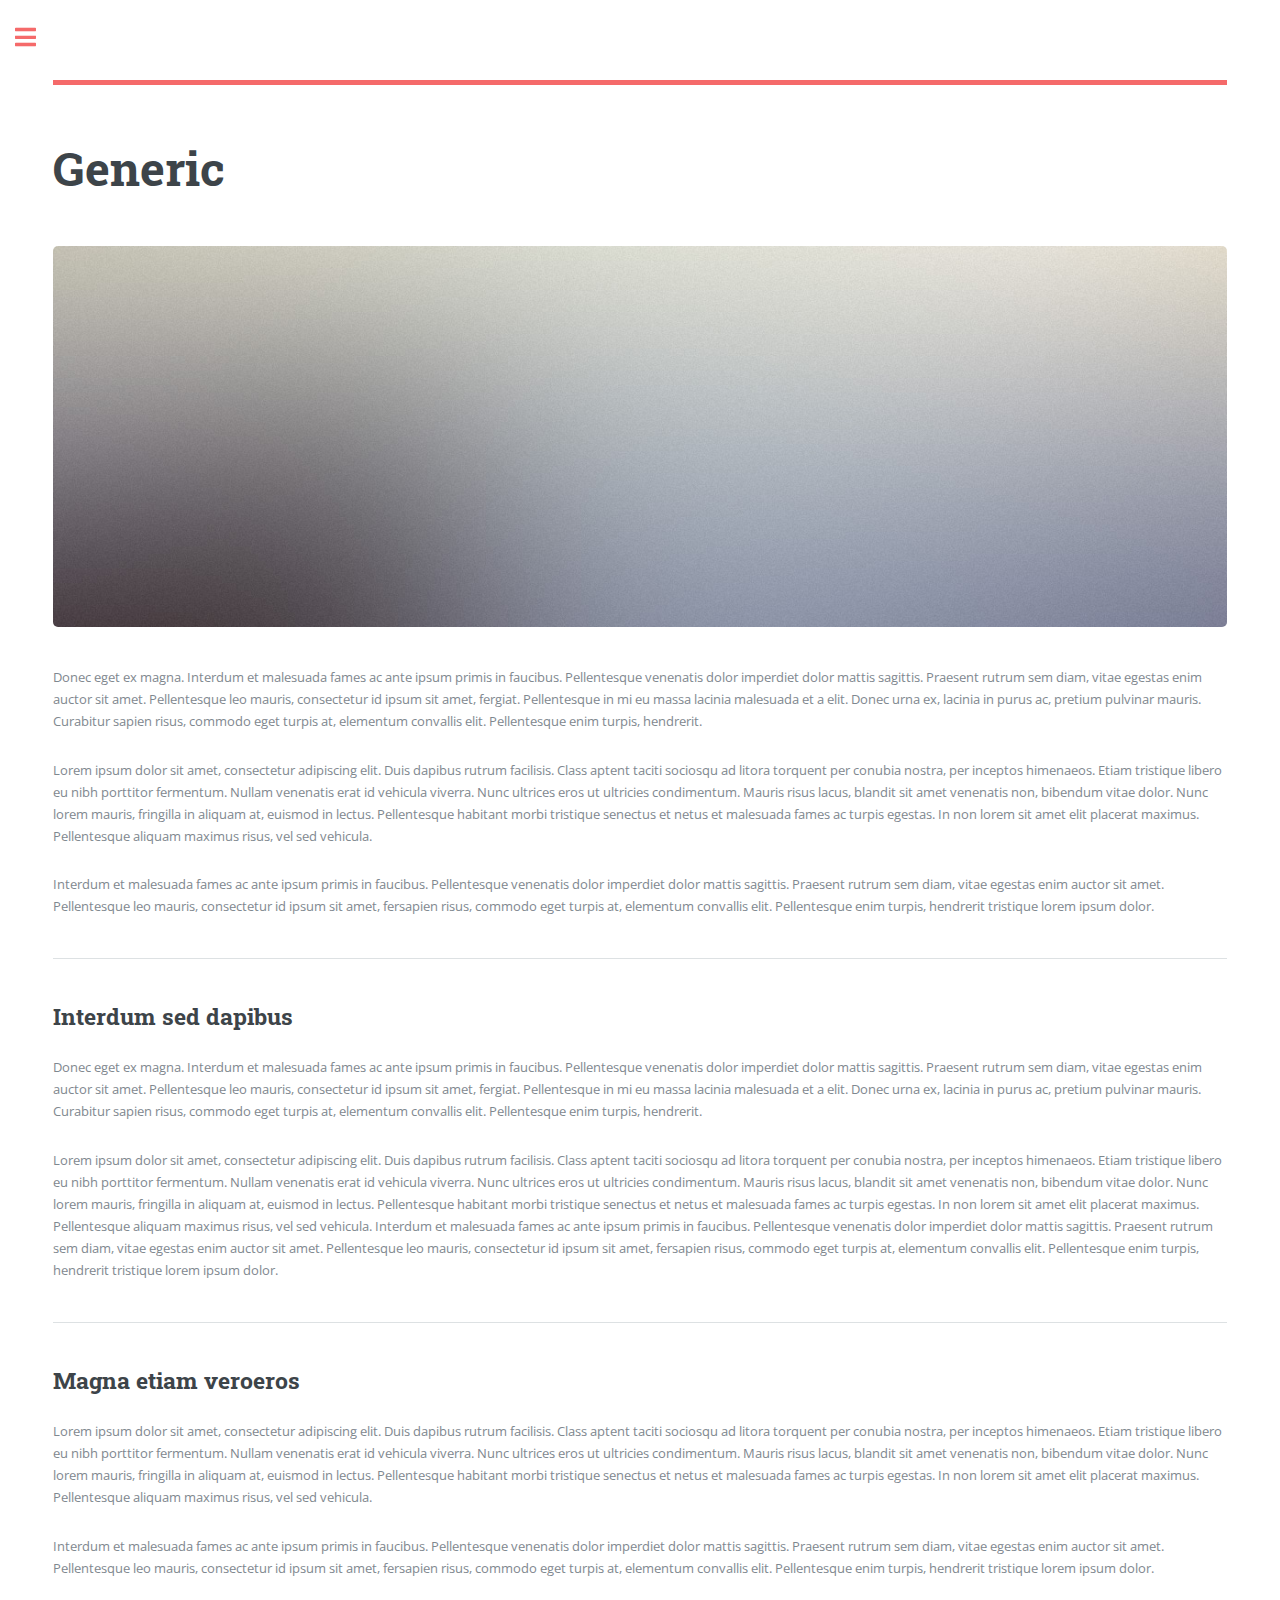
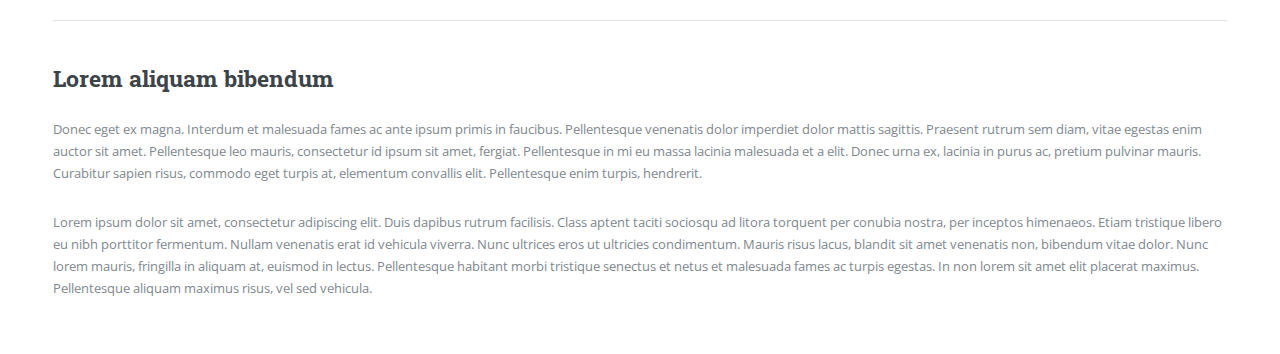
<file: toolkit2.html>
<!DOCTYPE HTML>
<!--
	Editorial by HTML5 UP
	html5up.net | @ajlkn
	Free for personal and commercial use under the CCA 3.0 license (html5up.net/license)
-->
<html>
	<head>
		<title></title>
		<meta charset="utf-8" />
		<meta name="viewport" content="width=device-width, initial-scale=1, user-scalable=no" />
		<link rel="stylesheet" href="assets/css/main.css" />
	</head>
	<body class="is-preload">

		<!-- Wrapper -->
			<div id="wrapper">

				<!-- Main -->
					<div id="main">
						<div class="inner">

							<!-- Header -->
								<header id="header">
									<a href="index.html" class="logo"><strong></strong></a>
									<ul class="icons">
										<!-- <li><a href="#" class="icon brands fa-twitter"><span class="label">Twitter</span></a></li>
										<li><a href="#" class="icon brands fa-facebook-f"><span class="label">Facebook</span></a></li>
										<li><a href="#" class="icon brands fa-snapchat-ghost"><span class="label">Snapchat</span></a></li>
										<li><a href="#" class="icon brands fa-instagram"><span class="label">Instagram</span></a></li>
										<li><a href="#" class="icon brands fa-medium-m"><span class="label">Medium</span></a></li>
									-->
									</ul>
								</header>

							<!-- Content -->
								<section>
									<header class="main">
										<h1>Generic</h1>
									</header>

									<span class="image main"><img src="images/pic11.jpg" alt="" /></span>

									<p>Donec eget ex magna. Interdum et malesuada fames ac ante ipsum primis in faucibus. Pellentesque venenatis dolor imperdiet dolor mattis sagittis. Praesent rutrum sem diam, vitae egestas enim auctor sit amet. Pellentesque leo mauris, consectetur id ipsum sit amet, fergiat. Pellentesque in mi eu massa lacinia malesuada et a elit. Donec urna ex, lacinia in purus ac, pretium pulvinar mauris. Curabitur sapien risus, commodo eget turpis at, elementum convallis elit. Pellentesque enim turpis, hendrerit.</p>
									<p>Lorem ipsum dolor sit amet, consectetur adipiscing elit. Duis dapibus rutrum facilisis. Class aptent taciti sociosqu ad litora torquent per conubia nostra, per inceptos himenaeos. Etiam tristique libero eu nibh porttitor fermentum. Nullam venenatis erat id vehicula viverra. Nunc ultrices eros ut ultricies condimentum. Mauris risus lacus, blandit sit amet venenatis non, bibendum vitae dolor. Nunc lorem mauris, fringilla in aliquam at, euismod in lectus. Pellentesque habitant morbi tristique senectus et netus et malesuada fames ac turpis egestas. In non lorem sit amet elit placerat maximus. Pellentesque aliquam maximus risus, vel sed vehicula.</p>
									<p>Interdum et malesuada fames ac ante ipsum primis in faucibus. Pellentesque venenatis dolor imperdiet dolor mattis sagittis. Praesent rutrum sem diam, vitae egestas enim auctor sit amet. Pellentesque leo mauris, consectetur id ipsum sit amet, fersapien risus, commodo eget turpis at, elementum convallis elit. Pellentesque enim turpis, hendrerit tristique lorem ipsum dolor.</p>

									<hr class="major" />

									<h2>Interdum sed dapibus</h2>
									<p>Donec eget ex magna. Interdum et malesuada fames ac ante ipsum primis in faucibus. Pellentesque venenatis dolor imperdiet dolor mattis sagittis. Praesent rutrum sem diam, vitae egestas enim auctor sit amet. Pellentesque leo mauris, consectetur id ipsum sit amet, fergiat. Pellentesque in mi eu massa lacinia malesuada et a elit. Donec urna ex, lacinia in purus ac, pretium pulvinar mauris. Curabitur sapien risus, commodo eget turpis at, elementum convallis elit. Pellentesque enim turpis, hendrerit.</p>
									<p>Lorem ipsum dolor sit amet, consectetur adipiscing elit. Duis dapibus rutrum facilisis. Class aptent taciti sociosqu ad litora torquent per conubia nostra, per inceptos himenaeos. Etiam tristique libero eu nibh porttitor fermentum. Nullam venenatis erat id vehicula viverra. Nunc ultrices eros ut ultricies condimentum. Mauris risus lacus, blandit sit amet venenatis non, bibendum vitae dolor. Nunc lorem mauris, fringilla in aliquam at, euismod in lectus. Pellentesque habitant morbi tristique senectus et netus et malesuada fames ac turpis egestas. In non lorem sit amet elit placerat maximus. Pellentesque aliquam maximus risus, vel sed vehicula. Interdum et malesuada fames ac ante ipsum primis in faucibus. Pellentesque venenatis dolor imperdiet dolor mattis sagittis. Praesent rutrum sem diam, vitae egestas enim auctor sit amet. Pellentesque leo mauris, consectetur id ipsum sit amet, fersapien risus, commodo eget turpis at, elementum convallis elit. Pellentesque enim turpis, hendrerit tristique lorem ipsum dolor.</p>

									<hr class="major" />

									<h2>Magna etiam veroeros</h2>
									<p>Lorem ipsum dolor sit amet, consectetur adipiscing elit. Duis dapibus rutrum facilisis. Class aptent taciti sociosqu ad litora torquent per conubia nostra, per inceptos himenaeos. Etiam tristique libero eu nibh porttitor fermentum. Nullam venenatis erat id vehicula viverra. Nunc ultrices eros ut ultricies condimentum. Mauris risus lacus, blandit sit amet venenatis non, bibendum vitae dolor. Nunc lorem mauris, fringilla in aliquam at, euismod in lectus. Pellentesque habitant morbi tristique senectus et netus et malesuada fames ac turpis egestas. In non lorem sit amet elit placerat maximus. Pellentesque aliquam maximus risus, vel sed vehicula.</p>
									<p>Interdum et malesuada fames ac ante ipsum primis in faucibus. Pellentesque venenatis dolor imperdiet dolor mattis sagittis. Praesent rutrum sem diam, vitae egestas enim auctor sit amet. Pellentesque leo mauris, consectetur id ipsum sit amet, fersapien risus, commodo eget turpis at, elementum convallis elit. Pellentesque enim turpis, hendrerit tristique lorem ipsum dolor.</p>

									<hr class="major" />

									<h2>Lorem aliquam bibendum</h2>
									<p>Donec eget ex magna. Interdum et malesuada fames ac ante ipsum primis in faucibus. Pellentesque venenatis dolor imperdiet dolor mattis sagittis. Praesent rutrum sem diam, vitae egestas enim auctor sit amet. Pellentesque leo mauris, consectetur id ipsum sit amet, fergiat. Pellentesque in mi eu massa lacinia malesuada et a elit. Donec urna ex, lacinia in purus ac, pretium pulvinar mauris. Curabitur sapien risus, commodo eget turpis at, elementum convallis elit. Pellentesque enim turpis, hendrerit.</p>
									<p>Lorem ipsum dolor sit amet, consectetur adipiscing elit. Duis dapibus rutrum facilisis. Class aptent taciti sociosqu ad litora torquent per conubia nostra, per inceptos himenaeos. Etiam tristique libero eu nibh porttitor fermentum. Nullam venenatis erat id vehicula viverra. Nunc ultrices eros ut ultricies condimentum. Mauris risus lacus, blandit sit amet venenatis non, bibendum vitae dolor. Nunc lorem mauris, fringilla in aliquam at, euismod in lectus. Pellentesque habitant morbi tristique senectus et netus et malesuada fames ac turpis egestas. In non lorem sit amet elit placerat maximus. Pellentesque aliquam maximus risus, vel sed vehicula.</p>

								</section>

						</div>
					</div>

				<!-- Sidebar -->
					<div id="sidebar">
						<div class="inner">

							<!-- Search -->
								<section id="search" class="alt">
									<form method="post" action="#">
										<input type="text" name="query" id="query" placeholder="Search" />
									</form>
								</section>

							<!-- Menu -->
								<nav id="menu">
									<header class="major">
										<h2>Menu</h2>
									</header>
									<ul>
										<li><a href="index.html">Homepage</a></li>
										<li><a href="toolkit1.html">Toolkit 1</a></li>
										<li><a href="toolkit2.html">Toolkit 2</a></li>
										<li><a href="toolkit3.html">Toolkit 3</a></li>
										<li><a href="toolkit4.html">Toolkit 4</a></li>
									</ul>
								</nav>


							<!-- Section -->
								<section>
									<header class="major">
										<h2>Get in touch</h2>
									</header>
									<ul class="contact">
										<li class="icon solid fa-envelope"><a href="#">csdunefsky@uncg.edu</a></li>
									</ul>
								</section>

							<!-- Footer -->
						<!--		<footer id="footer">
									<p class="copyright">&copy; Untitled. All rights reserved. Demo Images: <a href="https://unsplash.com">Unsplash</a>. Design: <a href="https://html5up.net">HTML5 UP</a>.</p>
								</footer>
-->
						</div>
					</div>

			</div>

		<!-- Scripts -->
			<script src="assets/js/jquery.min.js"></script>
			<script src="assets/js/browser.min.js"></script>
			<script src="assets/js/breakpoints.min.js"></script>
			<script src="assets/js/util.js"></script>
			<script src="assets/js/main.js"></script>

	</body>
</html>
</file>
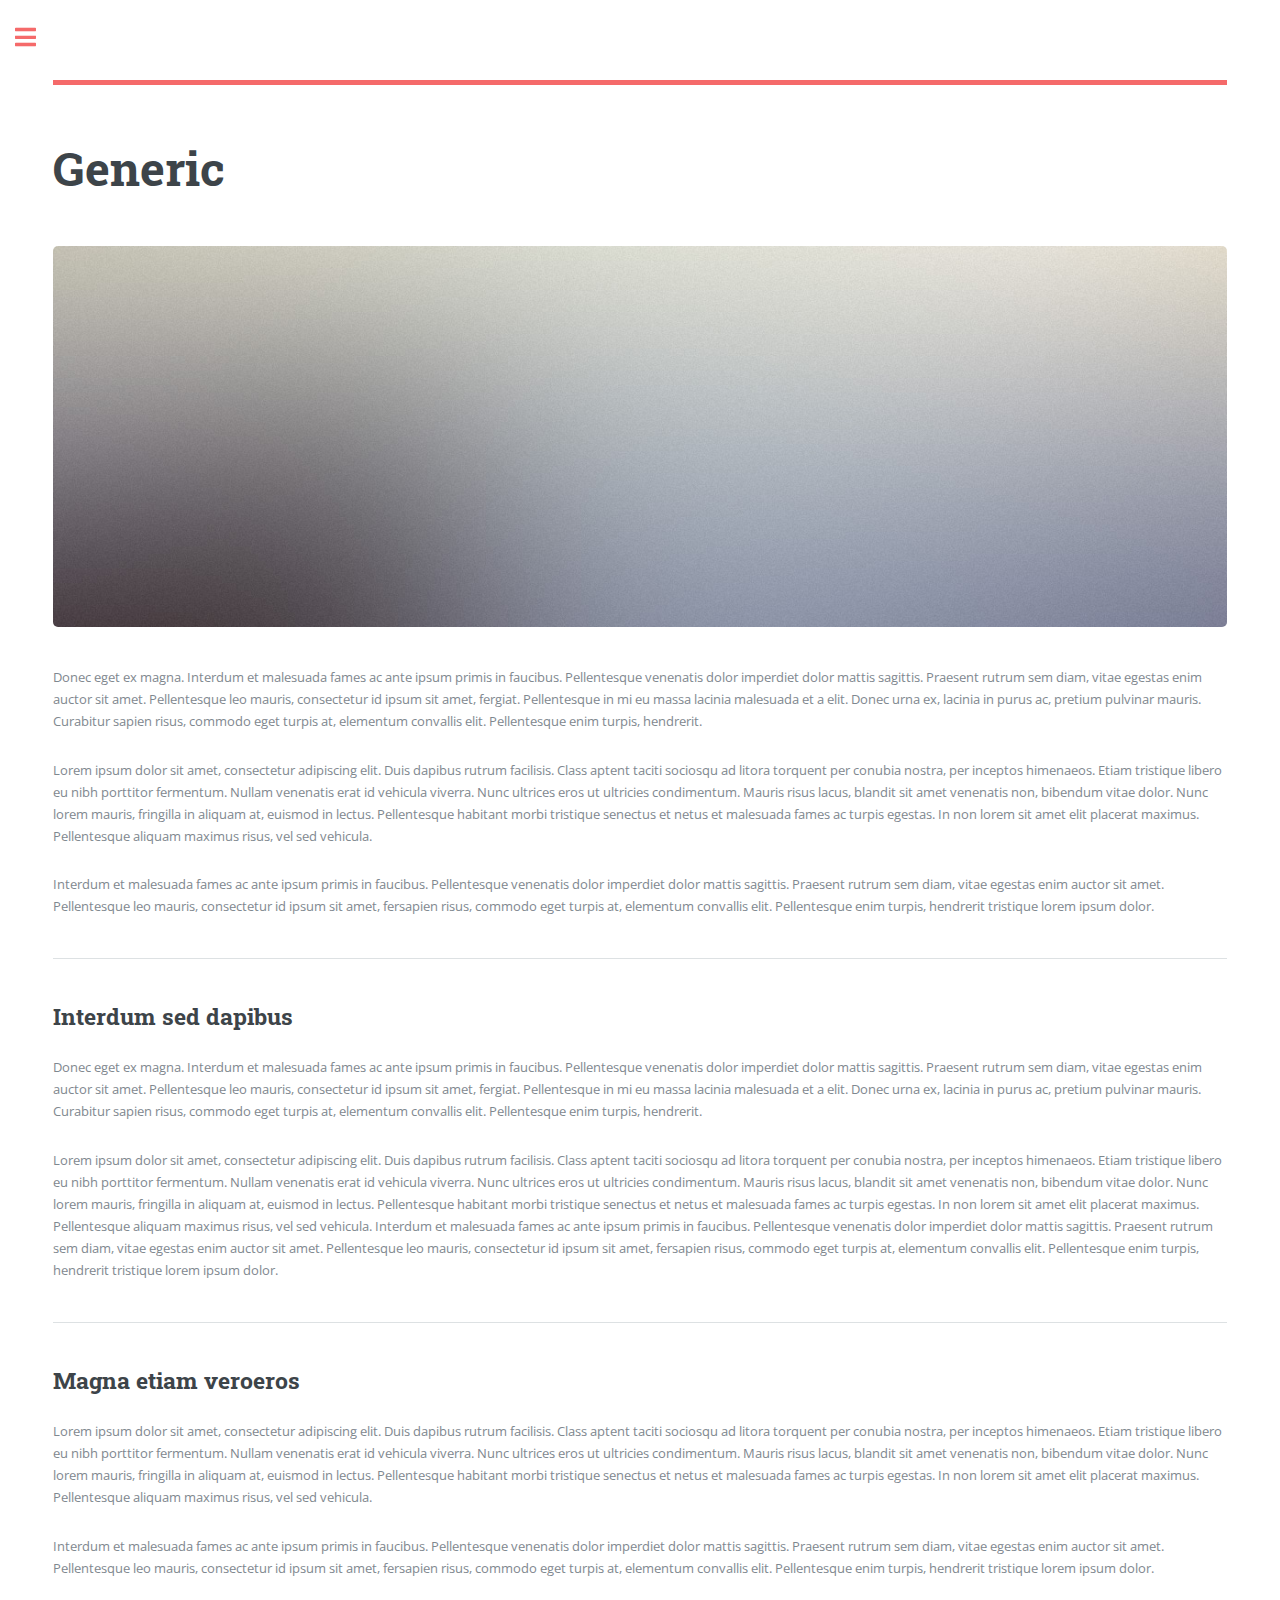
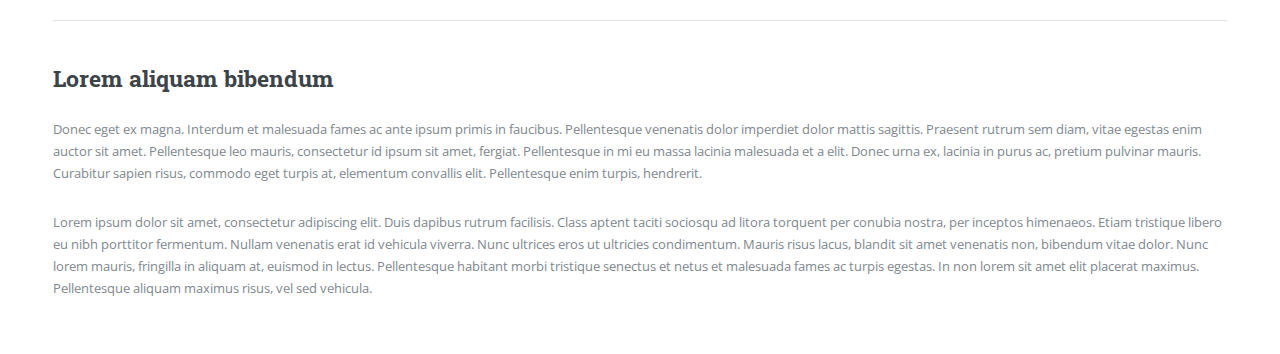
<file: toolkit3.html>
<!DOCTYPE HTML>
<!--
	Editorial by HTML5 UP
	html5up.net | @ajlkn
	Free for personal and commercial use under the CCA 3.0 license (html5up.net/license)
-->
<html>
	<head>
		<title></title>
		<meta charset="utf-8" />
		<meta name="viewport" content="width=device-width, initial-scale=1, user-scalable=no" />
		<link rel="stylesheet" href="assets/css/main.css" />
	</head>
	<body class="is-preload">

		<!-- Wrapper -->
			<div id="wrapper">

				<!-- Main -->
					<div id="main">
						<div class="inner">

							<!-- Header -->
								<header id="header">
									<a href="index.html" class="logo"><strong></strong></a>
									<ul class="icons">
										<!-- <li><a href="#" class="icon brands fa-twitter"><span class="label">Twitter</span></a></li>
										<li><a href="#" class="icon brands fa-facebook-f"><span class="label">Facebook</span></a></li>
										<li><a href="#" class="icon brands fa-snapchat-ghost"><span class="label">Snapchat</span></a></li>
										<li><a href="#" class="icon brands fa-instagram"><span class="label">Instagram</span></a></li>
										<li><a href="#" class="icon brands fa-medium-m"><span class="label">Medium</span></a></li>
									-->
									</ul>
								</header>

							<!-- Content -->
								<section>
									<header class="main">
										<h1>Generic</h1>
									</header>

									<span class="image main"><img src="images/pic11.jpg" alt="" /></span>

									<p>Donec eget ex magna. Interdum et malesuada fames ac ante ipsum primis in faucibus. Pellentesque venenatis dolor imperdiet dolor mattis sagittis. Praesent rutrum sem diam, vitae egestas enim auctor sit amet. Pellentesque leo mauris, consectetur id ipsum sit amet, fergiat. Pellentesque in mi eu massa lacinia malesuada et a elit. Donec urna ex, lacinia in purus ac, pretium pulvinar mauris. Curabitur sapien risus, commodo eget turpis at, elementum convallis elit. Pellentesque enim turpis, hendrerit.</p>
									<p>Lorem ipsum dolor sit amet, consectetur adipiscing elit. Duis dapibus rutrum facilisis. Class aptent taciti sociosqu ad litora torquent per conubia nostra, per inceptos himenaeos. Etiam tristique libero eu nibh porttitor fermentum. Nullam venenatis erat id vehicula viverra. Nunc ultrices eros ut ultricies condimentum. Mauris risus lacus, blandit sit amet venenatis non, bibendum vitae dolor. Nunc lorem mauris, fringilla in aliquam at, euismod in lectus. Pellentesque habitant morbi tristique senectus et netus et malesuada fames ac turpis egestas. In non lorem sit amet elit placerat maximus. Pellentesque aliquam maximus risus, vel sed vehicula.</p>
									<p>Interdum et malesuada fames ac ante ipsum primis in faucibus. Pellentesque venenatis dolor imperdiet dolor mattis sagittis. Praesent rutrum sem diam, vitae egestas enim auctor sit amet. Pellentesque leo mauris, consectetur id ipsum sit amet, fersapien risus, commodo eget turpis at, elementum convallis elit. Pellentesque enim turpis, hendrerit tristique lorem ipsum dolor.</p>

									<hr class="major" />

									<h2>Interdum sed dapibus</h2>
									<p>Donec eget ex magna. Interdum et malesuada fames ac ante ipsum primis in faucibus. Pellentesque venenatis dolor imperdiet dolor mattis sagittis. Praesent rutrum sem diam, vitae egestas enim auctor sit amet. Pellentesque leo mauris, consectetur id ipsum sit amet, fergiat. Pellentesque in mi eu massa lacinia malesuada et a elit. Donec urna ex, lacinia in purus ac, pretium pulvinar mauris. Curabitur sapien risus, commodo eget turpis at, elementum convallis elit. Pellentesque enim turpis, hendrerit.</p>
									<p>Lorem ipsum dolor sit amet, consectetur adipiscing elit. Duis dapibus rutrum facilisis. Class aptent taciti sociosqu ad litora torquent per conubia nostra, per inceptos himenaeos. Etiam tristique libero eu nibh porttitor fermentum. Nullam venenatis erat id vehicula viverra. Nunc ultrices eros ut ultricies condimentum. Mauris risus lacus, blandit sit amet venenatis non, bibendum vitae dolor. Nunc lorem mauris, fringilla in aliquam at, euismod in lectus. Pellentesque habitant morbi tristique senectus et netus et malesuada fames ac turpis egestas. In non lorem sit amet elit placerat maximus. Pellentesque aliquam maximus risus, vel sed vehicula. Interdum et malesuada fames ac ante ipsum primis in faucibus. Pellentesque venenatis dolor imperdiet dolor mattis sagittis. Praesent rutrum sem diam, vitae egestas enim auctor sit amet. Pellentesque leo mauris, consectetur id ipsum sit amet, fersapien risus, commodo eget turpis at, elementum convallis elit. Pellentesque enim turpis, hendrerit tristique lorem ipsum dolor.</p>

									<hr class="major" />

									<h2>Magna etiam veroeros</h2>
									<p>Lorem ipsum dolor sit amet, consectetur adipiscing elit. Duis dapibus rutrum facilisis. Class aptent taciti sociosqu ad litora torquent per conubia nostra, per inceptos himenaeos. Etiam tristique libero eu nibh porttitor fermentum. Nullam venenatis erat id vehicula viverra. Nunc ultrices eros ut ultricies condimentum. Mauris risus lacus, blandit sit amet venenatis non, bibendum vitae dolor. Nunc lorem mauris, fringilla in aliquam at, euismod in lectus. Pellentesque habitant morbi tristique senectus et netus et malesuada fames ac turpis egestas. In non lorem sit amet elit placerat maximus. Pellentesque aliquam maximus risus, vel sed vehicula.</p>
									<p>Interdum et malesuada fames ac ante ipsum primis in faucibus. Pellentesque venenatis dolor imperdiet dolor mattis sagittis. Praesent rutrum sem diam, vitae egestas enim auctor sit amet. Pellentesque leo mauris, consectetur id ipsum sit amet, fersapien risus, commodo eget turpis at, elementum convallis elit. Pellentesque enim turpis, hendrerit tristique lorem ipsum dolor.</p>

									<hr class="major" />

									<h2>Lorem aliquam bibendum</h2>
									<p>Donec eget ex magna. Interdum et malesuada fames ac ante ipsum primis in faucibus. Pellentesque venenatis dolor imperdiet dolor mattis sagittis. Praesent rutrum sem diam, vitae egestas enim auctor sit amet. Pellentesque leo mauris, consectetur id ipsum sit amet, fergiat. Pellentesque in mi eu massa lacinia malesuada et a elit. Donec urna ex, lacinia in purus ac, pretium pulvinar mauris. Curabitur sapien risus, commodo eget turpis at, elementum convallis elit. Pellentesque enim turpis, hendrerit.</p>
									<p>Lorem ipsum dolor sit amet, consectetur adipiscing elit. Duis dapibus rutrum facilisis. Class aptent taciti sociosqu ad litora torquent per conubia nostra, per inceptos himenaeos. Etiam tristique libero eu nibh porttitor fermentum. Nullam venenatis erat id vehicula viverra. Nunc ultrices eros ut ultricies condimentum. Mauris risus lacus, blandit sit amet venenatis non, bibendum vitae dolor. Nunc lorem mauris, fringilla in aliquam at, euismod in lectus. Pellentesque habitant morbi tristique senectus et netus et malesuada fames ac turpis egestas. In non lorem sit amet elit placerat maximus. Pellentesque aliquam maximus risus, vel sed vehicula.</p>

								</section>

						</div>
					</div>

				<!-- Sidebar -->
					<div id="sidebar">
						<div class="inner">

							<!-- Search -->
								<section id="search" class="alt">
									<form method="post" action="#">
										<input type="text" name="query" id="query" placeholder="Search" />
									</form>
								</section>

							<!-- Menu -->
								<nav id="menu">
									<header class="major">
										<h2>Menu</h2>
									</header>
									<ul>
										<li><a href="index.html">Homepage</a></li>
										<li><a href="toolkit1.html">Toolkit 1</a></li>
										<li><a href="toolkit2.html">Toolkit 2</a></li>
										<li><a href="toolkit3.html">Toolkit 3</a></li>
										<li><a href="toolkit4.html">Toolkit 4</a></li>
									</ul>
								</nav>


							<!-- Section -->
								<section>
									<header class="major">
										<h2>Get in touch</h2>
									</header>
									<ul class="contact">
										<li class="icon solid fa-envelope"><a href="#">csdunefsky@uncg.edu</a></li>
									</ul>
								</section>

							<!-- Footer -->
			<!--					<footer id="footer">
									<p class="copyright">&copy; Untitled. All rights reserved. Demo Images: <a href="https://unsplash.com">Unsplash</a>. Design: <a href="https://html5up.net">HTML5 UP</a>.</p>
								</footer>
-->
						</div>
					</div>

			</div>

		<!-- Scripts -->
			<script src="assets/js/jquery.min.js"></script>
			<script src="assets/js/browser.min.js"></script>
			<script src="assets/js/breakpoints.min.js"></script>
			<script src="assets/js/util.js"></script>
			<script src="assets/js/main.js"></script>

	</body>
</html>
</file>
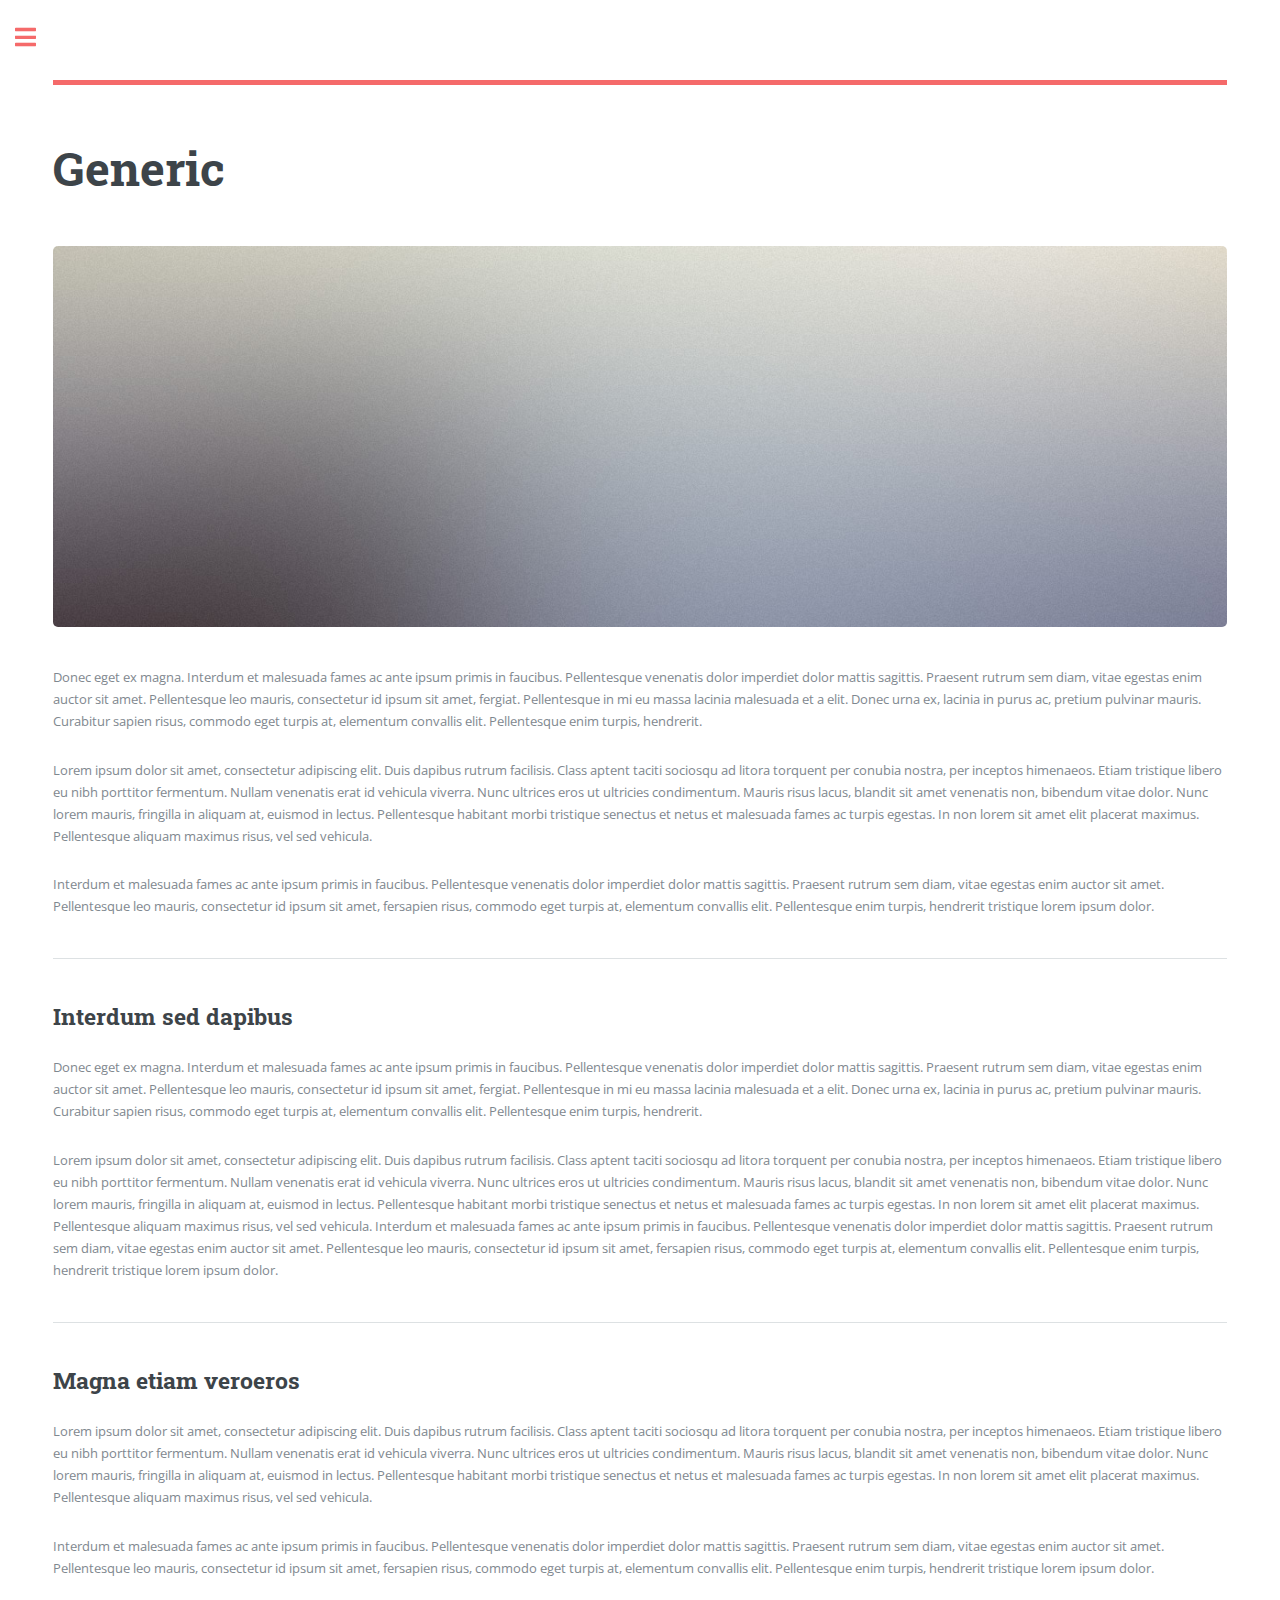
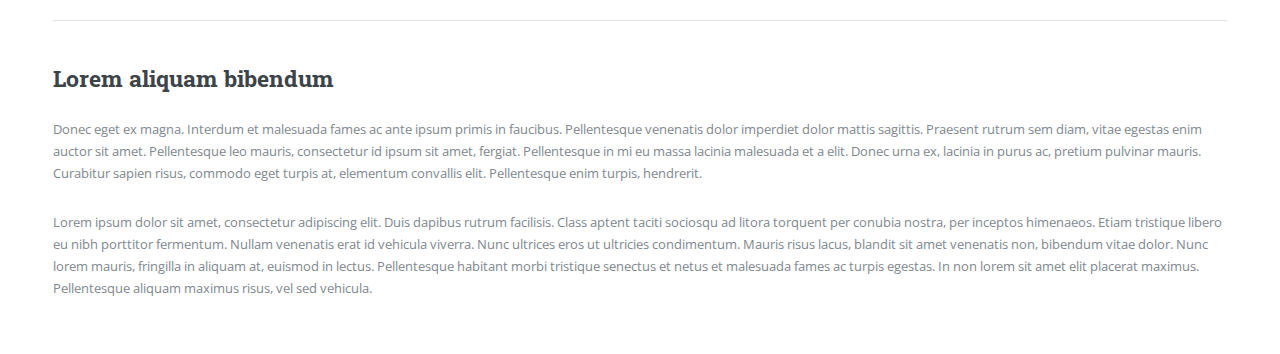
<file: toolkit4.html>
<!DOCTYPE HTML>
<!--
	Editorial by HTML5 UP
	html5up.net | @ajlkn
	Free for personal and commercial use under the CCA 3.0 license (html5up.net/license)
-->
<html>
	<head>
		<title></title>
		<meta charset="utf-8" />
		<meta name="viewport" content="width=device-width, initial-scale=1, user-scalable=no" />
		<link rel="stylesheet" href="assets/css/main.css" />
	</head>
	<body class="is-preload">

		<!-- Wrapper -->
			<div id="wrapper">

				<!-- Main -->
					<div id="main">
						<div class="inner">

							<!-- Header -->
								<header id="header">
									<a href="index.html" class="logo"><strong></strong></a>
									<ul class="icons">
										<!-- <li><a href="#" class="icon brands fa-twitter"><span class="label">Twitter</span></a></li>
										<li><a href="#" class="icon brands fa-facebook-f"><span class="label">Facebook</span></a></li>
										<li><a href="#" class="icon brands fa-snapchat-ghost"><span class="label">Snapchat</span></a></li>
										<li><a href="#" class="icon brands fa-instagram"><span class="label">Instagram</span></a></li>
										<li><a href="#" class="icon brands fa-medium-m"><span class="label">Medium</span></a></li>
									-->
									</ul>
								</header>

							<!-- Content -->
								<section>
									<header class="main">
										<h1>Generic</h1>
									</header>

									<span class="image main"><img src="images/pic11.jpg" alt="" /></span>

									<p>Donec eget ex magna. Interdum et malesuada fames ac ante ipsum primis in faucibus. Pellentesque venenatis dolor imperdiet dolor mattis sagittis. Praesent rutrum sem diam, vitae egestas enim auctor sit amet. Pellentesque leo mauris, consectetur id ipsum sit amet, fergiat. Pellentesque in mi eu massa lacinia malesuada et a elit. Donec urna ex, lacinia in purus ac, pretium pulvinar mauris. Curabitur sapien risus, commodo eget turpis at, elementum convallis elit. Pellentesque enim turpis, hendrerit.</p>
									<p>Lorem ipsum dolor sit amet, consectetur adipiscing elit. Duis dapibus rutrum facilisis. Class aptent taciti sociosqu ad litora torquent per conubia nostra, per inceptos himenaeos. Etiam tristique libero eu nibh porttitor fermentum. Nullam venenatis erat id vehicula viverra. Nunc ultrices eros ut ultricies condimentum. Mauris risus lacus, blandit sit amet venenatis non, bibendum vitae dolor. Nunc lorem mauris, fringilla in aliquam at, euismod in lectus. Pellentesque habitant morbi tristique senectus et netus et malesuada fames ac turpis egestas. In non lorem sit amet elit placerat maximus. Pellentesque aliquam maximus risus, vel sed vehicula.</p>
									<p>Interdum et malesuada fames ac ante ipsum primis in faucibus. Pellentesque venenatis dolor imperdiet dolor mattis sagittis. Praesent rutrum sem diam, vitae egestas enim auctor sit amet. Pellentesque leo mauris, consectetur id ipsum sit amet, fersapien risus, commodo eget turpis at, elementum convallis elit. Pellentesque enim turpis, hendrerit tristique lorem ipsum dolor.</p>

									<hr class="major" />

									<h2>Interdum sed dapibus</h2>
									<p>Donec eget ex magna. Interdum et malesuada fames ac ante ipsum primis in faucibus. Pellentesque venenatis dolor imperdiet dolor mattis sagittis. Praesent rutrum sem diam, vitae egestas enim auctor sit amet. Pellentesque leo mauris, consectetur id ipsum sit amet, fergiat. Pellentesque in mi eu massa lacinia malesuada et a elit. Donec urna ex, lacinia in purus ac, pretium pulvinar mauris. Curabitur sapien risus, commodo eget turpis at, elementum convallis elit. Pellentesque enim turpis, hendrerit.</p>
									<p>Lorem ipsum dolor sit amet, consectetur adipiscing elit. Duis dapibus rutrum facilisis. Class aptent taciti sociosqu ad litora torquent per conubia nostra, per inceptos himenaeos. Etiam tristique libero eu nibh porttitor fermentum. Nullam venenatis erat id vehicula viverra. Nunc ultrices eros ut ultricies condimentum. Mauris risus lacus, blandit sit amet venenatis non, bibendum vitae dolor. Nunc lorem mauris, fringilla in aliquam at, euismod in lectus. Pellentesque habitant morbi tristique senectus et netus et malesuada fames ac turpis egestas. In non lorem sit amet elit placerat maximus. Pellentesque aliquam maximus risus, vel sed vehicula. Interdum et malesuada fames ac ante ipsum primis in faucibus. Pellentesque venenatis dolor imperdiet dolor mattis sagittis. Praesent rutrum sem diam, vitae egestas enim auctor sit amet. Pellentesque leo mauris, consectetur id ipsum sit amet, fersapien risus, commodo eget turpis at, elementum convallis elit. Pellentesque enim turpis, hendrerit tristique lorem ipsum dolor.</p>

									<hr class="major" />

									<h2>Magna etiam veroeros</h2>
									<p>Lorem ipsum dolor sit amet, consectetur adipiscing elit. Duis dapibus rutrum facilisis. Class aptent taciti sociosqu ad litora torquent per conubia nostra, per inceptos himenaeos. Etiam tristique libero eu nibh porttitor fermentum. Nullam venenatis erat id vehicula viverra. Nunc ultrices eros ut ultricies condimentum. Mauris risus lacus, blandit sit amet venenatis non, bibendum vitae dolor. Nunc lorem mauris, fringilla in aliquam at, euismod in lectus. Pellentesque habitant morbi tristique senectus et netus et malesuada fames ac turpis egestas. In non lorem sit amet elit placerat maximus. Pellentesque aliquam maximus risus, vel sed vehicula.</p>
									<p>Interdum et malesuada fames ac ante ipsum primis in faucibus. Pellentesque venenatis dolor imperdiet dolor mattis sagittis. Praesent rutrum sem diam, vitae egestas enim auctor sit amet. Pellentesque leo mauris, consectetur id ipsum sit amet, fersapien risus, commodo eget turpis at, elementum convallis elit. Pellentesque enim turpis, hendrerit tristique lorem ipsum dolor.</p>

									<hr class="major" />

									<h2>Lorem aliquam bibendum</h2>
									<p>Donec eget ex magna. Interdum et malesuada fames ac ante ipsum primis in faucibus. Pellentesque venenatis dolor imperdiet dolor mattis sagittis. Praesent rutrum sem diam, vitae egestas enim auctor sit amet. Pellentesque leo mauris, consectetur id ipsum sit amet, fergiat. Pellentesque in mi eu massa lacinia malesuada et a elit. Donec urna ex, lacinia in purus ac, pretium pulvinar mauris. Curabitur sapien risus, commodo eget turpis at, elementum convallis elit. Pellentesque enim turpis, hendrerit.</p>
									<p>Lorem ipsum dolor sit amet, consectetur adipiscing elit. Duis dapibus rutrum facilisis. Class aptent taciti sociosqu ad litora torquent per conubia nostra, per inceptos himenaeos. Etiam tristique libero eu nibh porttitor fermentum. Nullam venenatis erat id vehicula viverra. Nunc ultrices eros ut ultricies condimentum. Mauris risus lacus, blandit sit amet venenatis non, bibendum vitae dolor. Nunc lorem mauris, fringilla in aliquam at, euismod in lectus. Pellentesque habitant morbi tristique senectus et netus et malesuada fames ac turpis egestas. In non lorem sit amet elit placerat maximus. Pellentesque aliquam maximus risus, vel sed vehicula.</p>

								</section>

						</div>
					</div>

				<!-- Sidebar -->
					<div id="sidebar">
						<div class="inner">

							<!-- Search -->
								<section id="search" class="alt">
									<form method="post" action="#">
										<input type="text" name="query" id="query" placeholder="Search" />
									</form>
								</section>

							<!-- Menu -->
								<nav id="menu">
									<header class="major">
										<h2>Menu</h2>
									</header>
									<ul>
										<li><a href="index.html">Homepage</a></li>
										<li><a href="toolkit1.html">Toolkit 1</a></li>
										<li><a href="toolkit2.html">Toolkit 2</a></li>
										<li><a href="toolkit3.html">Toolkit 3</a></li>
										<li><a href="toolkit4.html">Toolkit 4</a></li>
									</ul>
								</nav>


							<!-- Section -->
								<section>
									<header class="major">
										<h2>Get in touch</h2>
									</header>
									<ul class="contact">
										<li class="icon solid fa-envelope"><a href="#">csdunefsky@uncg.edu</a></li>
									</ul>
								</section>

							<!-- Footer -->
					<!--			<footer id="footer">
									<p class="copyright">&copy; Untitled. All rights reserved. Demo Images: <a href="https://unsplash.com">Unsplash</a>. Design: <a href="https://html5up.net">HTML5 UP</a>.</p>
								</footer>
-->
						</div>
					</div>

			</div>

		<!-- Scripts -->
			<script src="assets/js/jquery.min.js"></script>
			<script src="assets/js/browser.min.js"></script>
			<script src="assets/js/breakpoints.min.js"></script>
			<script src="assets/js/util.js"></script>
			<script src="assets/js/main.js"></script>

	</body>
</html>
</file>
<file: assets/css/main.css>
@import url(fontawesome-all.min.css);
@import url("https://fonts.googleapis.com/css?family=Open+Sans:400,600,400italic,600italic|Roboto+Slab:400,700");
/*
	Editorial by HTML5 UP
	html5up.net | @ajlkn
	Free for personal and commercial use under the CCA 3.0 license (html5up.net/license)
*/
html, body, div, span, applet, object,
iframe, h1, h2, h3, h4, h5, h6, p, blockquote,
pre, a, abbr, acronym, address, big, cite,
code, del, dfn, em, img, ins, kbd, q, s, samp,
small, strike, strong, sub, sup, tt, var, b,
u, i, center, dl, dt, dd, ol, ul, li, fieldset,
form, label, legend, table, caption, tbody,
tfoot, thead, tr, th, td, article, aside,
canvas, details, embed, figure, figcaption,
footer, header, hgroup, menu, nav, output, ruby,
section, summary, time, mark, audio, video {
  margin: 0;
  padding: 0;
  border: 0;
  font-size: 100%;
  font: inherit;
  vertical-align: baseline; }

article, aside, details, figcaption, figure,
footer, header, hgroup, menu, nav, section {
  display: block; }

body {
  line-height: 1; }

ol, ul {
  list-style: none; }

blockquote, q {
  quotes: none; }
  blockquote:before, blockquote:after, q:before, q:after {
    content: '';
    content: none; }

table {
  border-collapse: collapse;
  border-spacing: 0; }

body {
  -webkit-text-size-adjust: none; }

mark {
  background-color: transparent;
  color: inherit; }

input::-moz-focus-inner {
  border: 0;
  padding: 0; }

input, select, textarea {
  -moz-appearance: none;
  -webkit-appearance: none;
  -ms-appearance: none;
  appearance: none; }

/* Basic */
@-ms-viewport {
  width: device-width; }

body {
  -ms-overflow-style: scrollbar; }

@media screen and (max-width: 480px) {
  html, body {
    min-width: 320px; } }

html {
  box-sizing: border-box; }

*, *:before, *:after {
  box-sizing: inherit; }

body {
  background: #ffffff; }
  body.is-preload *, body.is-preload *:before, body.is-preload *:after, body.is-resizing *, body.is-resizing *:before, body.is-resizing *:after {
    -moz-animation: none !important;
    -webkit-animation: none !important;
    -ms-animation: none !important;
    animation: none !important;
    -moz-transition: none !important;
    -webkit-transition: none !important;
    -ms-transition: none !important;
    transition: none !important; }

/* Type */
body, input, select, textarea {
  color: #7f888f;
  font-family: "Open Sans", sans-serif;
  font-size: 13pt;
  font-weight: 400;
  line-height: 1.65; }
  @media screen and (max-width: 1680px) {
    body, input, select, textarea {
      font-size: 11pt; } }
  @media screen and (max-width: 1280px) {
    body, input, select, textarea {
      font-size: 10pt; } }
  @media screen and (max-width: 360px) {
    body, input, select, textarea {
      font-size: 9pt; } }

a {
  -moz-transition: color 0.2s ease-in-out, border-bottom-color 0.2s ease-in-out;
  -webkit-transition: color 0.2s ease-in-out, border-bottom-color 0.2s ease-in-out;
  -ms-transition: color 0.2s ease-in-out, border-bottom-color 0.2s ease-in-out;
  transition: color 0.2s ease-in-out, border-bottom-color 0.2s ease-in-out;
  border-bottom: dotted 1px;
  color: #f56a6a;
  text-decoration: none; }
  a:hover {
    border-bottom-color: #f56a6a;
    color: #f56a6a !important; }
    a:hover strong {
      color: inherit; }

strong, b {
  color: #3d4449;
  font-weight: 600; }

em, i {
  font-style: italic; }

p {
  margin: 0 0 2em 0; }

h1, h2, h3, h4, h5, h6 {
  color: #3d4449;
  font-family: "Roboto Slab", serif;
  font-weight: 700;
  line-height: 1.5;
  margin: 0 0 1em 0; }
  h1 a, h2 a, h3 a, h4 a, h5 a, h6 a {
    color: inherit;
    text-decoration: none;
    border-bottom: 0; }

h1 {
  font-size: 4em;
  margin: 0 0 0.5em 0;
  line-height: 1.3; }

h2 {
  font-size: 1.75em; }

h3 {
  font-size: 1.25em; }

h4 {
  font-size: 1.1em; }

h5 {
  font-size: 0.9em; }

h6 {
  font-size: 0.7em; }

@media screen and (max-width: 1680px) {
  h1 {
    font-size: 3.5em; } }

@media screen and (max-width: 980px) {
  h1 {
    font-size: 3.25em; } }

@media screen and (max-width: 736px) {
  h1 {
    font-size: 2em;
    line-height: 1.4; }
  h2 {
    font-size: 1.5em; } }

sub {
  font-size: 0.8em;
  position: relative;
  top: 0.5em; }

sup {
  font-size: 0.8em;
  position: relative;
  top: -0.5em; }

blockquote {
  border-left: solid 3px rgba(210, 215, 217, 0.75);
  font-style: italic;
  margin: 0 0 2em 0;
  padding: 0.5em 0 0.5em 2em; }

code {
  background: rgba(230, 235, 237, 0.25);
  border-radius: 0.375em;
  border: solid 1px rgba(210, 215, 217, 0.75);
  font-family: "Courier New", monospace;
  font-size: 0.9em;
  margin: 0 0.25em;
  padding: 0.25em 0.65em; }

pre {
  -webkit-overflow-scrolling: touch;
  font-family: "Courier New", monospace;
  font-size: 0.9em;
  margin: 0 0 2em 0; }
  pre code {
    display: block;
    line-height: 1.75;
    padding: 1em 1.5em;
    overflow-x: auto; }

hr {
  border: 0;
  border-bottom: solid 1px rgba(210, 215, 217, 0.75);
  margin: 2em 0; }
  hr.major {
    margin: 3em 0; }

.align-left {
  text-align: left; }

.align-center {
  text-align: center; }

.align-right {
  text-align: right; }

/* Row */
.row {
  display: flex;
  flex-wrap: wrap;
  box-sizing: border-box;
  align-items: stretch; }
  .row > * {
    box-sizing: border-box; }
  .row.gtr-uniform > * > :last-child {
    margin-bottom: 0; }
  .row.aln-left {
    justify-content: flex-start; }
  .row.aln-center {
    justify-content: center; }
  .row.aln-right {
    justify-content: flex-end; }
  .row.aln-top {
    align-items: flex-start; }
  .row.aln-middle {
    align-items: center; }
  .row.aln-bottom {
    align-items: flex-end; }
  .row > .imp {
    order: -1; }
  .row > .col-1 {
    width: 8.33333%; }
  .row > .off-1 {
    margin-left: 8.33333%; }
  .row > .col-2 {
    width: 16.66667%; }
  .row > .off-2 {
    margin-left: 16.66667%; }
  .row > .col-3 {
    width: 25%; }
  .row > .off-3 {
    margin-left: 25%; }
  .row > .col-4 {
    width: 33.33333%; }
  .row > .off-4 {
    margin-left: 33.33333%; }
  .row > .col-5 {
    width: 41.66667%; }
  .row > .off-5 {
    margin-left: 41.66667%; }
  .row > .col-6 {
    width: 50%; }
  .row > .off-6 {
    margin-left: 50%; }
  .row > .col-7 {
    width: 58.33333%; }
  .row > .off-7 {
    margin-left: 58.33333%; }
  .row > .col-8 {
    width: 66.66667%; }
  .row > .off-8 {
    margin-left: 66.66667%; }
  .row > .col-9 {
    width: 75%; }
  .row > .off-9 {
    margin-left: 75%; }
  .row > .col-10 {
    width: 83.33333%; }
  .row > .off-10 {
    margin-left: 83.33333%; }
  .row > .col-11 {
    width: 91.66667%; }
  .row > .off-11 {
    margin-left: 91.66667%; }
  .row > .col-12 {
    width: 100%; }
  .row > .off-12 {
    margin-left: 100%; }
  .row.gtr-0 {
    margin-top: 0;
    margin-left: 0em; }
    .row.gtr-0 > * {
      padding: 0 0 0 0em; }
    .row.gtr-0.gtr-uniform {
      margin-top: 0em; }
      .row.gtr-0.gtr-uniform > * {
        padding-top: 0em; }
  .row.gtr-25 {
    margin-top: 0;
    margin-left: -0.375em; }
    .row.gtr-25 > * {
      padding: 0 0 0 0.375em; }
    .row.gtr-25.gtr-uniform {
      margin-top: -0.375em; }
      .row.gtr-25.gtr-uniform > * {
        padding-top: 0.375em; }
  .row.gtr-50 {
    margin-top: 0;
    margin-left: -0.75em; }
    .row.gtr-50 > * {
      padding: 0 0 0 0.75em; }
    .row.gtr-50.gtr-uniform {
      margin-top: -0.75em; }
      .row.gtr-50.gtr-uniform > * {
        padding-top: 0.75em; }
  .row {
    margin-top: 0;
    margin-left: -1.5em; }
    .row > * {
      padding: 0 0 0 1.5em; }
    .row.gtr-uniform {
      margin-top: -1.5em; }
      .row.gtr-uniform > * {
        padding-top: 1.5em; }
  .row.gtr-150 {
    margin-top: 0;
    margin-left: -2.25em; }
    .row.gtr-150 > * {
      padding: 0 0 0 2.25em; }
    .row.gtr-150.gtr-uniform {
      margin-top: -2.25em; }
      .row.gtr-150.gtr-uniform > * {
        padding-top: 2.25em; }
  .row.gtr-200 {
    margin-top: 0;
    margin-left: -3em; }
    .row.gtr-200 > * {
      padding: 0 0 0 3em; }
    .row.gtr-200.gtr-uniform {
      margin-top: -3em; }
      .row.gtr-200.gtr-uniform > * {
        padding-top: 3em; }
  @media screen and (max-width: 1680px) {
    .row {
      display: flex;
      flex-wrap: wrap;
      box-sizing: border-box;
      align-items: stretch; }
      .row > * {
        box-sizing: border-box; }
      .row.gtr-uniform > * > :last-child {
        margin-bottom: 0; }
      .row.aln-left {
        justify-content: flex-start; }
      .row.aln-center {
        justify-content: center; }
      .row.aln-right {
        justify-content: flex-end; }
      .row.aln-top {
        align-items: flex-start; }
      .row.aln-middle {
        align-items: center; }
      .row.aln-bottom {
        align-items: flex-end; }
      .row > .imp-xlarge {
        order: -1; }
      .row > .col-1-xlarge {
        width: 8.33333%; }
      .row > .off-1-xlarge {
        margin-left: 8.33333%; }
      .row > .col-2-xlarge {
        width: 16.66667%; }
      .row > .off-2-xlarge {
        margin-left: 16.66667%; }
      .row > .col-3-xlarge {
        width: 25%; }
      .row > .off-3-xlarge {
        margin-left: 25%; }
      .row > .col-4-xlarge {
        width: 33.33333%; }
      .row > .off-4-xlarge {
        margin-left: 33.33333%; }
      .row > .col-5-xlarge {
        width: 41.66667%; }
      .row > .off-5-xlarge {
        margin-left: 41.66667%; }
      .row > .col-6-xlarge {
        width: 50%; }
      .row > .off-6-xlarge {
        margin-left: 50%; }
      .row > .col-7-xlarge {
        width: 58.33333%; }
      .row > .off-7-xlarge {
        margin-left: 58.33333%; }
      .row > .col-8-xlarge {
        width: 66.66667%; }
      .row > .off-8-xlarge {
        margin-left: 66.66667%; }
      .row > .col-9-xlarge {
        width: 75%; }
      .row > .off-9-xlarge {
        margin-left: 75%; }
      .row > .col-10-xlarge {
        width: 83.33333%; }
      .row > .off-10-xlarge {
        margin-left: 83.33333%; }
      .row > .col-11-xlarge {
        width: 91.66667%; }
      .row > .off-11-xlarge {
        margin-left: 91.66667%; }
      .row > .col-12-xlarge {
        width: 100%; }
      .row > .off-12-xlarge {
        margin-left: 100%; }
      .row.gtr-0 {
        margin-top: 0;
        margin-left: 0em; }
        .row.gtr-0 > * {
          padding: 0 0 0 0em; }
        .row.gtr-0.gtr-uniform {
          margin-top: 0em; }
          .row.gtr-0.gtr-uniform > * {
            padding-top: 0em; }
      .row.gtr-25 {
        margin-top: 0;
        margin-left: -0.375em; }
        .row.gtr-25 > * {
          padding: 0 0 0 0.375em; }
        .row.gtr-25.gtr-uniform {
          margin-top: -0.375em; }
          .row.gtr-25.gtr-uniform > * {
            padding-top: 0.375em; }
      .row.gtr-50 {
        margin-top: 0;
        margin-left: -0.75em; }
        .row.gtr-50 > * {
          padding: 0 0 0 0.75em; }
        .row.gtr-50.gtr-uniform {
          margin-top: -0.75em; }
          .row.gtr-50.gtr-uniform > * {
            padding-top: 0.75em; }
      .row {
        margin-top: 0;
        margin-left: -1.5em; }
        .row > * {
          padding: 0 0 0 1.5em; }
        .row.gtr-uniform {
          margin-top: -1.5em; }
          .row.gtr-uniform > * {
            padding-top: 1.5em; }
      .row.gtr-150 {
        margin-top: 0;
        margin-left: -2.25em; }
        .row.gtr-150 > * {
          padding: 0 0 0 2.25em; }
        .row.gtr-150.gtr-uniform {
          margin-top: -2.25em; }
          .row.gtr-150.gtr-uniform > * {
            padding-top: 2.25em; }
      .row.gtr-200 {
        margin-top: 0;
        margin-left: -3em; }
        .row.gtr-200 > * {
          padding: 0 0 0 3em; }
        .row.gtr-200.gtr-uniform {
          margin-top: -3em; }
          .row.gtr-200.gtr-uniform > * {
            padding-top: 3em; } }
  @media screen and (max-width: 1280px) {
    .row {
      display: flex;
      flex-wrap: wrap;
      box-sizing: border-box;
      align-items: stretch; }
      .row > * {
        box-sizing: border-box; }
      .row.gtr-uniform > * > :last-child {
        margin-bottom: 0; }
      .row.aln-left {
        justify-content: flex-start; }
      .row.aln-center {
        justify-content: center; }
      .row.aln-right {
        justify-content: flex-end; }
      .row.aln-top {
        align-items: flex-start; }
      .row.aln-middle {
        align-items: center; }
      .row.aln-bottom {
        align-items: flex-end; }
      .row > .imp-large {
        order: -1; }
      .row > .col-1-large {
        width: 8.33333%; }
      .row > .off-1-large {
        margin-left: 8.33333%; }
      .row > .col-2-large {
        width: 16.66667%; }
      .row > .off-2-large {
        margin-left: 16.66667%; }
      .row > .col-3-large {
        width: 25%; }
      .row > .off-3-large {
        margin-left: 25%; }
      .row > .col-4-large {
        width: 33.33333%; }
      .row > .off-4-large {
        margin-left: 33.33333%; }
      .row > .col-5-large {
        width: 41.66667%; }
      .row > .off-5-large {
        margin-left: 41.66667%; }
      .row > .col-6-large {
        width: 50%; }
      .row > .off-6-large {
        margin-left: 50%; }
      .row > .col-7-large {
        width: 58.33333%; }
      .row > .off-7-large {
        margin-left: 58.33333%; }
      .row > .col-8-large {
        width: 66.66667%; }
      .row > .off-8-large {
        margin-left: 66.66667%; }
      .row > .col-9-large {
        width: 75%; }
      .row > .off-9-large {
        margin-left: 75%; }
      .row > .col-10-large {
        width: 83.33333%; }
      .row > .off-10-large {
        margin-left: 83.33333%; }
      .row > .col-11-large {
        width: 91.66667%; }
      .row > .off-11-large {
        margin-left: 91.66667%; }
      .row > .col-12-large {
        width: 100%; }
      .row > .off-12-large {
        margin-left: 100%; }
      .row.gtr-0 {
        margin-top: 0;
        margin-left: 0em; }
        .row.gtr-0 > * {
          padding: 0 0 0 0em; }
        .row.gtr-0.gtr-uniform {
          margin-top: 0em; }
          .row.gtr-0.gtr-uniform > * {
            padding-top: 0em; }
      .row.gtr-25 {
        margin-top: 0;
        margin-left: -0.375em; }
        .row.gtr-25 > * {
          padding: 0 0 0 0.375em; }
        .row.gtr-25.gtr-uniform {
          margin-top: -0.375em; }
          .row.gtr-25.gtr-uniform > * {
            padding-top: 0.375em; }
      .row.gtr-50 {
        margin-top: 0;
        margin-left: -0.75em; }
        .row.gtr-50 > * {
          padding: 0 0 0 0.75em; }
        .row.gtr-50.gtr-uniform {
          margin-top: -0.75em; }
          .row.gtr-50.gtr-uniform > * {
            padding-top: 0.75em; }
      .row {
        margin-top: 0;
        margin-left: -1.5em; }
        .row > * {
          padding: 0 0 0 1.5em; }
        .row.gtr-uniform {
          margin-top: -1.5em; }
          .row.gtr-uniform > * {
            padding-top: 1.5em; }
      .row.gtr-150 {
        margin-top: 0;
        margin-left: -2.25em; }
        .row.gtr-150 > * {
          padding: 0 0 0 2.25em; }
        .row.gtr-150.gtr-uniform {
          margin-top: -2.25em; }
          .row.gtr-150.gtr-uniform > * {
            padding-top: 2.25em; }
      .row.gtr-200 {
        margin-top: 0;
        margin-left: -3em; }
        .row.gtr-200 > * {
          padding: 0 0 0 3em; }
        .row.gtr-200.gtr-uniform {
          margin-top: -3em; }
          .row.gtr-200.gtr-uniform > * {
            padding-top: 3em; } }
  @media screen and (max-width: 980px) {
    .row {
      display: flex;
      flex-wrap: wrap;
      box-sizing: border-box;
      align-items: stretch; }
      .row > * {
        box-sizing: border-box; }
      .row.gtr-uniform > * > :last-child {
        margin-bottom: 0; }
      .row.aln-left {
        justify-content: flex-start; }
      .row.aln-center {
        justify-content: center; }
      .row.aln-right {
        justify-content: flex-end; }
      .row.aln-top {
        align-items: flex-start; }
      .row.aln-middle {
        align-items: center; }
      .row.aln-bottom {
        align-items: flex-end; }
      .row > .imp-medium {
        order: -1; }
      .row > .col-1-medium {
        width: 8.33333%; }
      .row > .off-1-medium {
        margin-left: 8.33333%; }
      .row > .col-2-medium {
        width: 16.66667%; }
      .row > .off-2-medium {
        margin-left: 16.66667%; }
      .row > .col-3-medium {
        width: 25%; }
      .row > .off-3-medium {
        margin-left: 25%; }
      .row > .col-4-medium {
        width: 33.33333%; }
      .row > .off-4-medium {
        margin-left: 33.33333%; }
      .row > .col-5-medium {
        width: 41.66667%; }
      .row > .off-5-medium {
        margin-left: 41.66667%; }
      .row > .col-6-medium {
        width: 50%; }
      .row > .off-6-medium {
        margin-left: 50%; }
      .row > .col-7-medium {
        width: 58.33333%; }
      .row > .off-7-medium {
        margin-left: 58.33333%; }
      .row > .col-8-medium {
        width: 66.66667%; }
      .row > .off-8-medium {
        margin-left: 66.66667%; }
      .row > .col-9-medium {
        width: 75%; }
      .row > .off-9-medium {
        margin-left: 75%; }
      .row > .col-10-medium {
        width: 83.33333%; }
      .row > .off-10-medium {
        margin-left: 83.33333%; }
      .row > .col-11-medium {
        width: 91.66667%; }
      .row > .off-11-medium {
        margin-left: 91.66667%; }
      .row > .col-12-medium {
        width: 100%; }
      .row > .off-12-medium {
        margin-left: 100%; }
      .row.gtr-0 {
        margin-top: 0;
        margin-left: 0em; }
        .row.gtr-0 > * {
          padding: 0 0 0 0em; }
        .row.gtr-0.gtr-uniform {
          margin-top: 0em; }
          .row.gtr-0.gtr-uniform > * {
            padding-top: 0em; }
      .row.gtr-25 {
        margin-top: 0;
        margin-left: -0.375em; }
        .row.gtr-25 > * {
          padding: 0 0 0 0.375em; }
        .row.gtr-25.gtr-uniform {
          margin-top: -0.375em; }
          .row.gtr-25.gtr-uniform > * {
            padding-top: 0.375em; }
      .row.gtr-50 {
        margin-top: 0;
        margin-left: -0.75em; }
        .row.gtr-50 > * {
          padding: 0 0 0 0.75em; }
        .row.gtr-50.gtr-uniform {
          margin-top: -0.75em; }
          .row.gtr-50.gtr-uniform > * {
            padding-top: 0.75em; }
      .row {
        margin-top: 0;
        margin-left: -1.5em; }
        .row > * {
          padding: 0 0 0 1.5em; }
        .row.gtr-uniform {
          margin-top: -1.5em; }
          .row.gtr-uniform > * {
            padding-top: 1.5em; }
      .row.gtr-150 {
        margin-top: 0;
        margin-left: -2.25em; }
        .row.gtr-150 > * {
          padding: 0 0 0 2.25em; }
        .row.gtr-150.gtr-uniform {
          margin-top: -2.25em; }
          .row.gtr-150.gtr-uniform > * {
            padding-top: 2.25em; }
      .row.gtr-200 {
        margin-top: 0;
        margin-left: -3em; }
        .row.gtr-200 > * {
          padding: 0 0 0 3em; }
        .row.gtr-200.gtr-uniform {
          margin-top: -3em; }
          .row.gtr-200.gtr-uniform > * {
            padding-top: 3em; } }
  @media screen and (max-width: 736px) {
    .row {
      display: flex;
      flex-wrap: wrap;
      box-sizing: border-box;
      align-items: stretch; }
      .row > * {
        box-sizing: border-box; }
      .row.gtr-uniform > * > :last-child {
        margin-bottom: 0; }
      .row.aln-left {
        justify-content: flex-start; }
      .row.aln-center {
        justify-content: center; }
      .row.aln-right {
        justify-content: flex-end; }
      .row.aln-top {
        align-items: flex-start; }
      .row.aln-middle {
        align-items: center; }
      .row.aln-bottom {
        align-items: flex-end; }
      .row > .imp-small {
        order: -1; }
      .row > .col-1-small {
        width: 8.33333%; }
      .row > .off-1-small {
        margin-left: 8.33333%; }
      .row > .col-2-small {
        width: 16.66667%; }
      .row > .off-2-small {
        margin-left: 16.66667%; }
      .row > .col-3-small {
        width: 25%; }
      .row > .off-3-small {
        margin-left: 25%; }
      .row > .col-4-small {
        width: 33.33333%; }
      .row > .off-4-small {
        margin-left: 33.33333%; }
      .row > .col-5-small {
        width: 41.66667%; }
      .row > .off-5-small {
        margin-left: 41.66667%; }
      .row > .col-6-small {
        width: 50%; }
      .row > .off-6-small {
        margin-left: 50%; }
      .row > .col-7-small {
        width: 58.33333%; }
      .row > .off-7-small {
        margin-left: 58.33333%; }
      .row > .col-8-small {
        width: 66.66667%; }
      .row > .off-8-small {
        margin-left: 66.66667%; }
      .row > .col-9-small {
        width: 75%; }
      .row > .off-9-small {
        margin-left: 75%; }
      .row > .col-10-small {
        width: 83.33333%; }
      .row > .off-10-small {
        margin-left: 83.33333%; }
      .row > .col-11-small {
        width: 91.66667%; }
      .row > .off-11-small {
        margin-left: 91.66667%; }
      .row > .col-12-small {
        width: 100%; }
      .row > .off-12-small {
        margin-left: 100%; }
      .row.gtr-0 {
        margin-top: 0;
        margin-left: 0em; }
        .row.gtr-0 > * {
          padding: 0 0 0 0em; }
        .row.gtr-0.gtr-uniform {
          margin-top: 0em; }
          .row.gtr-0.gtr-uniform > * {
            padding-top: 0em; }
      .row.gtr-25 {
        margin-top: 0;
        margin-left: -0.375em; }
        .row.gtr-25 > * {
          padding: 0 0 0 0.375em; }
        .row.gtr-25.gtr-uniform {
          margin-top: -0.375em; }
          .row.gtr-25.gtr-uniform > * {
            padding-top: 0.375em; }
      .row.gtr-50 {
        margin-top: 0;
        margin-left: -0.75em; }
        .row.gtr-50 > * {
          padding: 0 0 0 0.75em; }
        .row.gtr-50.gtr-uniform {
          margin-top: -0.75em; }
          .row.gtr-50.gtr-uniform > * {
            padding-top: 0.75em; }
      .row {
        margin-top: 0;
        margin-left: -1.5em; }
        .row > * {
          padding: 0 0 0 1.5em; }
        .row.gtr-uniform {
          margin-top: -1.5em; }
          .row.gtr-uniform > * {
            padding-top: 1.5em; }
      .row.gtr-150 {
        margin-top: 0;
        margin-left: -2.25em; }
        .row.gtr-150 > * {
          padding: 0 0 0 2.25em; }
        .row.gtr-150.gtr-uniform {
          margin-top: -2.25em; }
          .row.gtr-150.gtr-uniform > * {
            padding-top: 2.25em; }
      .row.gtr-200 {
        margin-top: 0;
        margin-left: -3em; }
        .row.gtr-200 > * {
          padding: 0 0 0 3em; }
        .row.gtr-200.gtr-uniform {
          margin-top: -3em; }
          .row.gtr-200.gtr-uniform > * {
            padding-top: 3em; } }
  @media screen and (max-width: 480px) {
    .row {
      display: flex;
      flex-wrap: wrap;
      box-sizing: border-box;
      align-items: stretch; }
      .row > * {
        box-sizing: border-box; }
      .row.gtr-uniform > * > :last-child {
        margin-bottom: 0; }
      .row.aln-left {
        justify-content: flex-start; }
      .row.aln-center {
        justify-content: center; }
      .row.aln-right {
        justify-content: flex-end; }
      .row.aln-top {
        align-items: flex-start; }
      .row.aln-middle {
        align-items: center; }
      .row.aln-bottom {
        align-items: flex-end; }
      .row > .imp-xsmall {
        order: -1; }
      .row > .col-1-xsmall {
        width: 8.33333%; }
      .row > .off-1-xsmall {
        margin-left: 8.33333%; }
      .row > .col-2-xsmall {
        width: 16.66667%; }
      .row > .off-2-xsmall {
        margin-left: 16.66667%; }
      .row > .col-3-xsmall {
        width: 25%; }
      .row > .off-3-xsmall {
        margin-left: 25%; }
      .row > .col-4-xsmall {
        width: 33.33333%; }
      .row > .off-4-xsmall {
        margin-left: 33.33333%; }
      .row > .col-5-xsmall {
        width: 41.66667%; }
      .row > .off-5-xsmall {
        margin-left: 41.66667%; }
      .row > .col-6-xsmall {
        width: 50%; }
      .row > .off-6-xsmall {
        margin-left: 50%; }
      .row > .col-7-xsmall {
        width: 58.33333%; }
      .row > .off-7-xsmall {
        margin-left: 58.33333%; }
      .row > .col-8-xsmall {
        width: 66.66667%; }
      .row > .off-8-xsmall {
        margin-left: 66.66667%; }
      .row > .col-9-xsmall {
        width: 75%; }
      .row > .off-9-xsmall {
        margin-left: 75%; }
      .row > .col-10-xsmall {
        width: 83.33333%; }
      .row > .off-10-xsmall {
        margin-left: 83.33333%; }
      .row > .col-11-xsmall {
        width: 91.66667%; }
      .row > .off-11-xsmall {
        margin-left: 91.66667%; }
      .row > .col-12-xsmall {
        width: 100%; }
      .row > .off-12-xsmall {
        margin-left: 100%; }
      .row.gtr-0 {
        margin-top: 0;
        margin-left: 0em; }
        .row.gtr-0 > * {
          padding: 0 0 0 0em; }
        .row.gtr-0.gtr-uniform {
          margin-top: 0em; }
          .row.gtr-0.gtr-uniform > * {
            padding-top: 0em; }
      .row.gtr-25 {
        margin-top: 0;
        margin-left: -0.375em; }
        .row.gtr-25 > * {
          padding: 0 0 0 0.375em; }
        .row.gtr-25.gtr-uniform {
          margin-top: -0.375em; }
          .row.gtr-25.gtr-uniform > * {
            padding-top: 0.375em; }
      .row.gtr-50 {
        margin-top: 0;
        margin-left: -0.75em; }
        .row.gtr-50 > * {
          padding: 0 0 0 0.75em; }
        .row.gtr-50.gtr-uniform {
          margin-top: -0.75em; }
          .row.gtr-50.gtr-uniform > * {
            padding-top: 0.75em; }
      .row {
        margin-top: 0;
        margin-left: -1.5em; }
        .row > * {
          padding: 0 0 0 1.5em; }
        .row.gtr-uniform {
          margin-top: -1.5em; }
          .row.gtr-uniform > * {
            padding-top: 1.5em; }
      .row.gtr-150 {
        margin-top: 0;
        margin-left: -2.25em; }
        .row.gtr-150 > * {
          padding: 0 0 0 2.25em; }
        .row.gtr-150.gtr-uniform {
          margin-top: -2.25em; }
          .row.gtr-150.gtr-uniform > * {
            padding-top: 2.25em; }
      .row.gtr-200 {
        margin-top: 0;
        margin-left: -3em; }
        .row.gtr-200 > * {
          padding: 0 0 0 3em; }
        .row.gtr-200.gtr-uniform {
          margin-top: -3em; }
          .row.gtr-200.gtr-uniform > * {
            padding-top: 3em; } }

/* Section/Article */
section.special, article.special {
  text-align: center; }

header p {
  font-family: "Roboto Slab", serif;
  font-size: 1em;
  font-weight: 400;
  letter-spacing: 0.075em;
  margin-top: -0.5em;
  text-transform: uppercase; }

header.major > :last-child {
  border-bottom: solid 3px #f56a6a;
  display: inline-block;
  margin: 0 0 2em 0;
  padding: 0 0.75em 0.5em 0; }

header.main > :last-child {
  margin: 0 0 1em 0; }

/* Form */
form {
  margin: 0 0 2em 0; }

label {
  color: #3d4449;
  display: block;
  font-size: 0.9em;
  font-weight: 600;
  margin: 0 0 1em 0; }

input[type="text"],
input[type="password"],
input[type="email"],
input[type="tel"],
input[type="search"],
input[type="url"],
select,
textarea {
  -moz-appearance: none;
  -webkit-appearance: none;
  -ms-appearance: none;
  appearance: none;
  background: #ffffff;
  border-radius: 0.375em;
  border: none;
  border: solid 1px rgba(210, 215, 217, 0.75);
  color: inherit;
  display: block;
  outline: 0;
  padding: 0 1em;
  text-decoration: none;
  width: 100%; }
  input[type="text"]:invalid,
  input[type="password"]:invalid,
  input[type="email"]:invalid,
  input[type="tel"]:invalid,
  input[type="search"]:invalid,
  input[type="url"]:invalid,
  select:invalid,
  textarea:invalid {
    box-shadow: none; }
  input[type="text"]:focus,
  input[type="password"]:focus,
  input[type="email"]:focus,
  input[type="tel"]:focus,
  input[type="search"]:focus,
  input[type="url"]:focus,
  select:focus,
  textarea:focus {
    border-color: #f56a6a;
    box-shadow: 0 0 0 1px #f56a6a; }

select {
  background-image: url("data:image/svg+xml;charset=utf8,%3Csvg xmlns='http://www.w3.org/2000/svg' width='40' height='40' preserveAspectRatio='none' viewBox='0 0 40 40'%3E%3Cpath d='M9.4,12.3l10.4,10.4l10.4-10.4c0.2-0.2,0.5-0.4,0.9-0.4c0.3,0,0.6,0.1,0.9,0.4l3.3,3.3c0.2,0.2,0.4,0.5,0.4,0.9 c0,0.4-0.1,0.6-0.4,0.9L20.7,31.9c-0.2,0.2-0.5,0.4-0.9,0.4c-0.3,0-0.6-0.1-0.9-0.4L4.3,17.3c-0.2-0.2-0.4-0.5-0.4-0.9 c0-0.4,0.1-0.6,0.4-0.9l3.3-3.3c0.2-0.2,0.5-0.4,0.9-0.4S9.1,12.1,9.4,12.3z' fill='rgba(210, 215, 217, 0.75)' /%3E%3C/svg%3E");
  background-size: 1.25em;
  background-repeat: no-repeat;
  background-position: calc(100% - 1em) center;
  height: 2.75em;
  padding-right: 2.75em;
  text-overflow: ellipsis; }
  select option {
    color: #3d4449;
    background: #ffffff; }
  select:focus::-ms-value {
    background-color: transparent; }
  select::-ms-expand {
    display: none; }

input[type="text"],
input[type="password"],
input[type="email"],
input[type="tel"],
input[type="search"],
input[type="url"],
select {
  height: 2.75em; }

textarea {
  padding: 0.75em 1em; }

input[type="checkbox"],
input[type="radio"] {
  -moz-appearance: none;
  -webkit-appearance: none;
  -ms-appearance: none;
  appearance: none;
  display: block;
  float: left;
  margin-right: -2em;
  opacity: 0;
  width: 1em;
  z-index: -1; }
  input[type="checkbox"] + label,
  input[type="radio"] + label {
    text-decoration: none;
    color: #7f888f;
    cursor: pointer;
    display: inline-block;
    font-size: 1em;
    font-weight: 400;
    padding-left: 2.4em;
    padding-right: 0.75em;
    position: relative; }
    input[type="checkbox"] + label:before,
    input[type="radio"] + label:before {
      -moz-osx-font-smoothing: grayscale;
      -webkit-font-smoothing: antialiased;
      display: inline-block;
      font-style: normal;
      font-variant: normal;
      text-rendering: auto;
      line-height: 1;
      text-transform: none !important;
      font-family: 'Font Awesome 5 Free';
      font-weight: 900; }
    input[type="checkbox"] + label:before,
    input[type="radio"] + label:before {
      background: #ffffff;
      border-radius: 0.375em;
      border: solid 1px rgba(210, 215, 217, 0.75);
      content: '';
      display: inline-block;
      font-size: 0.8em;
      height: 2.0625em;
      left: 0;
      line-height: 2.0625em;
      position: absolute;
      text-align: center;
      top: 0;
      width: 2.0625em; }
  input[type="checkbox"]:checked + label:before,
  input[type="radio"]:checked + label:before {
    background: #3d4449;
    border-color: #3d4449;
    color: #ffffff;
    content: '\f00c'; }
  input[type="checkbox"]:focus + label:before,
  input[type="radio"]:focus + label:before {
    border-color: #f56a6a;
    box-shadow: 0 0 0 1px #f56a6a; }

input[type="checkbox"] + label:before {
  border-radius: 0.375em; }

input[type="radio"] + label:before {
  border-radius: 100%; }

::-webkit-input-placeholder {
  color: #9fa3a6 !important;
  opacity: 1.0; }

:-moz-placeholder {
  color: #9fa3a6 !important;
  opacity: 1.0; }

::-moz-placeholder {
  color: #9fa3a6 !important;
  opacity: 1.0; }

:-ms-input-placeholder {
  color: #9fa3a6 !important;
  opacity: 1.0; }

/* Box */
.box {
  border-radius: 0.375em;
  border: solid 1px rgba(210, 215, 217, 0.75);
  margin-bottom: 2em;
  padding: 1.5em; }
  .box > :last-child,
  .box > :last-child > :last-child,
  .box > :last-child > :last-child > :last-child {
    margin-bottom: 0; }
  .box.alt {
    border: 0;
    border-radius: 0;
    padding: 0; }

/* Icon */
.icon {
  text-decoration: none;
  border-bottom: none;
  position: relative; }
  .icon:before {
    -moz-osx-font-smoothing: grayscale;
    -webkit-font-smoothing: antialiased;
    display: inline-block;
    font-style: normal;
    font-variant: normal;
    text-rendering: auto;
    line-height: 1;
    text-transform: none !important;
    font-family: 'Font Awesome 5 Free';
    font-weight: 400; }
  .icon > .label {
    display: none; }
  .icon:before {
    line-height: inherit; }
  .icon.solid:before {
    font-weight: 900; }
  .icon.brands:before {
    font-family: 'Font Awesome 5 Brands'; }

/* Image */
.image {
  border-radius: 0.375em;
  border: 0;
  display: inline-block;
  position: relative; }
  .image img {
    border-radius: 0.375em;
    display: block; }
  .image.left, .image.right {
    max-width: 40%; }
    .image.left img, .image.right img {
      width: 100%; }
  .image.left {
    float: left;
    padding: 0 1.5em 1em 0;
    top: 0.25em; }
  .image.right {
    float: right;
    padding: 0 0 1em 1.5em;
    top: 0.25em; }
  .image.fit {
    display: block;
    margin: 0 0 2em 0;
    width: 100%; }
    .image.fit img {
      width: 100%; }
  .image.main {
    display: block;
    margin: 0 0 3em 0;
    width: 100%; }
    .image.main img {
      width: 100%; }

a.image {
  overflow: hidden; }
  a.image img {
    -moz-transition: -moz-transform 0.2s ease;
    -webkit-transition: -webkit-transform 0.2s ease;
    -ms-transition: -ms-transform 0.2s ease;
    transition: transform 0.2s ease; }
  a.image:hover img {
    -moz-transform: scale(1.075);
    -webkit-transform: scale(1.075);
    -ms-transform: scale(1.075);
    transform: scale(1.075); }

/* List */
ol {
  list-style: decimal;
  margin: 0 0 2em 0;
  padding-left: 1.25em; }
  ol li {
    padding-left: 0.25em; }

ul {
  list-style: disc;
  margin: 0 0 2em 0;
  padding-left: 1em; }
  ul li {
    padding-left: 0.5em; }
  ul.alt {
    list-style: none;
    padding-left: 0; }
    ul.alt li {
      border-top: solid 1px rgba(210, 215, 217, 0.75);
      padding: 0.5em 0; }
      ul.alt li:first-child {
        border-top: 0;
        padding-top: 0; }

dl {
  margin: 0 0 2em 0; }
  dl dt {
    display: block;
    font-weight: 600;
    margin: 0 0 1em 0; }
  dl dd {
    margin-left: 2em; }

/* Actions */
ul.actions {
  display: -moz-flex;
  display: -webkit-flex;
  display: -ms-flex;
  display: flex;
  cursor: default;
  list-style: none;
  margin-left: -1em;
  padding-left: 0; }
  ul.actions li {
    padding: 0 0 0 1em;
    vertical-align: middle; }
  ul.actions.special {
    -moz-justify-content: center;
    -webkit-justify-content: center;
    -ms-justify-content: center;
    justify-content: center;
    width: 100%;
    margin-left: 0; }
    ul.actions.special li:first-child {
      padding-left: 0; }
  ul.actions.stacked {
    -moz-flex-direction: column;
    -webkit-flex-direction: column;
    -ms-flex-direction: column;
    flex-direction: column;
    margin-left: 0; }
    ul.actions.stacked li {
      padding: 1.3em 0 0 0; }
      ul.actions.stacked li:first-child {
        padding-top: 0; }
  ul.actions.fit {
    width: calc(100% + 1em); }
    ul.actions.fit li {
      -moz-flex-grow: 1;
      -webkit-flex-grow: 1;
      -ms-flex-grow: 1;
      flex-grow: 1;
      -moz-flex-shrink: 1;
      -webkit-flex-shrink: 1;
      -ms-flex-shrink: 1;
      flex-shrink: 1;
      width: 100%; }
      ul.actions.fit li > * {
        width: 100%; }
    ul.actions.fit.stacked {
      width: 100%; }

/* Icons */
ul.icons {
  cursor: default;
  list-style: none;
  padding-left: 0; }
  ul.icons li {
    display: inline-block;
    padding: 0 1em 0 0; }
    ul.icons li:last-child {
      padding-right: 0; }
    ul.icons li .icon {
      color: inherit; }
      ul.icons li .icon:before {
        font-size: 1.25em; }

/* Contact */
ul.contact {
  list-style: none;
  padding: 0; }
  ul.contact li {
    text-decoration: none;
    border-top: solid 1px rgba(210, 215, 217, 0.75);
    margin: 1.5em 0 0 0;
    padding: 1.5em 0 0 3em;
    position: relative; }
    ul.contact li:before {
      -moz-osx-font-smoothing: grayscale;
      -webkit-font-smoothing: antialiased;
      display: inline-block;
      font-style: normal;
      font-variant: normal;
      text-rendering: auto;
      line-height: 1;
      text-transform: none !important;
      font-family: 'Font Awesome 5 Free';
      font-weight: 400; }
    ul.contact li:before {
      color: #f56a6a;
      display: inline-block;
      font-size: 1.5em;
      height: 1.125em;
      left: 0;
      line-height: 1.125em;
      position: absolute;
      text-align: center;
      top: 1em;
      width: 1.5em; }
    ul.contact li:first-child {
      border-top: 0;
      margin-top: 0;
      padding-top: 0; }
      ul.contact li:first-child:before {
        top: 0; }
    ul.contact li a {
      color: inherit; }

/* Pagination */
ul.pagination {
  cursor: default;
  list-style: none;
  padding-left: 0; }
  ul.pagination li {
    display: inline-block;
    padding-left: 0;
    vertical-align: middle; }
    ul.pagination li > .page {
      -moz-transition: background-color 0.2s ease-in-out, color 0.2s ease-in-out;
      -webkit-transition: background-color 0.2s ease-in-out, color 0.2s ease-in-out;
      -ms-transition: background-color 0.2s ease-in-out, color 0.2s ease-in-out;
      transition: background-color 0.2s ease-in-out, color 0.2s ease-in-out;
      border-bottom: 0;
      border-radius: 0.375em;
      display: inline-block;
      font-size: 0.8em;
      font-weight: 600;
      height: 2em;
      line-height: 2em;
      margin: 0 0.125em;
      min-width: 2em;
      padding: 0 0.5em;
      text-align: center; }
      ul.pagination li > .page.active {
        background-color: #f56a6a;
        color: #ffffff !important; }
        ul.pagination li > .page.active:hover {
          background-color: #f67878; }
        ul.pagination li > .page.active:active {
          background-color: #f45c5c; }
    ul.pagination li:first-child {
      padding-right: 0.75em; }
    ul.pagination li:last-child {
      padding-left: 0.75em; }
  @media screen and (max-width: 480px) {
    ul.pagination li:nth-child(n+2):nth-last-child(n+2) {
      display: none; }
    ul.pagination li:first-child {
      padding-right: 0; } }

/* Table */
.table-wrapper {
  -webkit-overflow-scrolling: touch;
  overflow-x: auto; }

table {
  margin: 0 0 2em 0;
  width: 100%; }
  table tbody tr {
    border: solid 1px rgba(210, 215, 217, 0.75);
    border-left: 0;
    border-right: 0; }
    table tbody tr:nth-child(2n + 1) {
      background-color: rgba(230, 235, 237, 0.25); }
  table td {
    padding: 0.75em 0.75em; }
  table th {
    color: #3d4449;
    font-size: 0.9em;
    font-weight: 600;
    padding: 0 0.75em 0.75em 0.75em;
    text-align: left; }
  table thead {
    border-bottom: solid 2px rgba(210, 215, 217, 0.75); }
  table tfoot {
    border-top: solid 2px rgba(210, 215, 217, 0.75); }
  table.alt {
    border-collapse: separate; }
    table.alt tbody tr td {
      border: solid 1px rgba(210, 215, 217, 0.75);
      border-left-width: 0;
      border-top-width: 0; }
      table.alt tbody tr td:first-child {
        border-left-width: 1px; }
    table.alt tbody tr:first-child td {
      border-top-width: 1px; }
    table.alt thead {
      border-bottom: 0; }
    table.alt tfoot {
      border-top: 0; }

/* Button */
input[type="submit"],
input[type="reset"],
input[type="button"],
button,
.button {
  -moz-appearance: none;
  -webkit-appearance: none;
  -ms-appearance: none;
  appearance: none;
  -moz-transition: background-color 0.2s ease-in-out, color 0.2s ease-in-out;
  -webkit-transition: background-color 0.2s ease-in-out, color 0.2s ease-in-out;
  -ms-transition: background-color 0.2s ease-in-out, color 0.2s ease-in-out;
  transition: background-color 0.2s ease-in-out, color 0.2s ease-in-out;
  background-color: transparent;
  border-radius: 0.375em;
  border: 0;
  box-shadow: inset 0 0 0 2px #f56a6a;
  color: #f56a6a !important;
  cursor: pointer;
  display: inline-block;
  font-family: "Roboto Slab", serif;
  font-size: 0.8em;
  font-weight: 700;
  height: 3.5em;
  letter-spacing: 0.075em;
  line-height: 3.5em;
  padding: 0 2.25em;
  text-align: center;
  text-decoration: none;
  text-transform: uppercase;
  white-space: nowrap; }
  input[type="submit"]:hover,
  input[type="reset"]:hover,
  input[type="button"]:hover,
  button:hover,
  .button:hover {
    background-color: rgba(245, 106, 106, 0.05); }
  input[type="submit"]:active,
  input[type="reset"]:active,
  input[type="button"]:active,
  button:active,
  .button:active {
    background-color: rgba(245, 106, 106, 0.15); }
  input[type="submit"].icon:before,
  input[type="reset"].icon:before,
  input[type="button"].icon:before,
  button.icon:before,
  .button.icon:before {
    margin-right: 0.5em; }
  input[type="submit"].fit,
  input[type="reset"].fit,
  input[type="button"].fit,
  button.fit,
  .button.fit {
    width: 100%; }
  input[type="submit"].small,
  input[type="reset"].small,
  input[type="button"].small,
  button.small,
  .button.small {
    font-size: 0.6em; }
  input[type="submit"].large,
  input[type="reset"].large,
  input[type="button"].large,
  button.large,
  .button.large {
    font-size: 1em;
    height: 3.65em;
    line-height: 3.65em; }
  input[type="submit"].primary,
  input[type="reset"].primary,
  input[type="button"].primary,
  button.primary,
  .button.primary {
    background-color: #f56a6a;
    box-shadow: none;
    color: #ffffff !important; }
    input[type="submit"].primary:hover,
    input[type="reset"].primary:hover,
    input[type="button"].primary:hover,
    button.primary:hover,
    .button.primary:hover {
      background-color: #f67878; }
    input[type="submit"].primary:active,
    input[type="reset"].primary:active,
    input[type="button"].primary:active,
    button.primary:active,
    .button.primary:active {
      background-color: #f45c5c; }
  input[type="submit"].disabled, input[type="submit"]:disabled,
  input[type="reset"].disabled,
  input[type="reset"]:disabled,
  input[type="button"].disabled,
  input[type="button"]:disabled,
  button.disabled,
  button:disabled,
  .button.disabled,
  .button:disabled {
    pointer-events: none;
    opacity: 0.25; }

/* Mini Posts */
.mini-posts article {
  border-top: solid 1px rgba(210, 215, 217, 0.75);
  margin-top: 2em;
  padding-top: 2em; }
  .mini-posts article .image {
    display: block;
    margin: 0 0 1.5em 0; }
    .mini-posts article .image img {
      display: block;
      width: 100%; }
  .mini-posts article:first-child {
    border-top: 0;
    margin-top: 0;
    padding-top: 0; }

/* Features */
.features {
  display: -moz-flex;
  display: -webkit-flex;
  display: -ms-flex;
  display: flex;
  -moz-flex-wrap: wrap;
  -webkit-flex-wrap: wrap;
  -ms-flex-wrap: wrap;
  flex-wrap: wrap;
  margin: 0 0 2em -3em;
  width: calc(100% + 3em); }
  .features article {
    -moz-align-items: center;
    -webkit-align-items: center;
    -ms-align-items: center;
    align-items: center;
    display: -moz-flex;
    display: -webkit-flex;
    display: -ms-flex;
    display: flex;
    margin: 0 0 3em 3em;
    position: relative;
    width: calc(50% - 3em); }
    .features article:nth-child(2n - 1) {
      margin-right: 1.5em; }
    .features article:nth-child(2n) {
      margin-left: 1.5em; }
    .features article:nth-last-child(1), .features article:nth-last-child(2) {
      margin-bottom: 0; }
    .features article .icon {
      -moz-flex-grow: 0;
      -webkit-flex-grow: 0;
      -ms-flex-grow: 0;
      flex-grow: 0;
      -moz-flex-shrink: 0;
      -webkit-flex-shrink: 0;
      -ms-flex-shrink: 0;
      flex-shrink: 0;
      display: block;
      height: 10em;
      line-height: 10em;
      margin: 0 2em 0 0;
      text-align: center;
      width: 10em; }
      .features article .icon:before {
        color: #f56a6a;
        font-size: 2.75rem;
        position: relative;
        top: 0.05em; }
      .features article .icon:after {
        -moz-transform: rotate(45deg);
        -webkit-transform: rotate(45deg);
        -ms-transform: rotate(45deg);
        transform: rotate(45deg);
        border-radius: 0.25rem;
        border: solid 2px rgba(210, 215, 217, 0.75);
        content: '';
        display: block;
        height: 7em;
        left: 50%;
        margin: -3.5em 0 0 -3.5em;
        position: absolute;
        top: 50%;
        width: 7em; }
    .features article .content {
      -moz-flex-grow: 1;
      -webkit-flex-grow: 1;
      -ms-flex-grow: 1;
      flex-grow: 1;
      -moz-flex-shrink: 1;
      -webkit-flex-shrink: 1;
      -ms-flex-shrink: 1;
      flex-shrink: 1;
      width: 100%; }
      .features article .content > :last-child {
        margin-bottom: 0; }
  @media screen and (max-width: 980px) {
    .features {
      margin: 0 0 2em 0;
      width: 100%; }
      .features article {
        margin: 0 0 3em 0;
        width: 100%; }
        .features article:nth-child(2n - 1) {
          margin-right: 0; }
        .features article:nth-child(2n) {
          margin-left: 0; }
        .features article:nth-last-child(1), .features article:nth-last-child(2) {
          margin-bottom: 3em; }
        .features article:last-child {
          margin-bottom: 0; }
        .features article .icon {
          height: 8em;
          line-height: 8em;
          width: 8em; }
          .features article .icon:before {
            font-size: 2.25rem; }
          .features article .icon:after {
            height: 6em;
            margin: -3em 0 0 -3em;
            width: 6em; } }
  @media screen and (max-width: 480px) {
    .features article {
      -moz-flex-direction: column;
      -webkit-flex-direction: column;
      -ms-flex-direction: column;
      flex-direction: column;
      -moz-align-items: -moz-flex-start;
      -webkit-align-items: -webkit-flex-start;
      -ms-align-items: -ms-flex-start;
      align-items: flex-start; }
      .features article .icon {
        height: 6em;
        line-height: 6em;
        margin: 0 0 1.5em 0;
        width: 6em; }
        .features article .icon:before {
          font-size: 1.5rem; }
        .features article .icon:after {
          height: 4em;
          margin: -2em 0 0 -2em;
          width: 4em; } }
  @media screen and (max-width: 480px) {
    .features article .icon:before {
      font-size: 1.25rem; } }

/* Posts */
.posts {
  display: -moz-flex;
  display: -webkit-flex;
  display: -ms-flex;
  display: flex;
  -moz-flex-wrap: wrap;
  -webkit-flex-wrap: wrap;
  -ms-flex-wrap: wrap;
  flex-wrap: wrap;
  margin: 0 0 2em -6em;
  width: calc(100% + 6em); }
  .posts article {
    -moz-flex-grow: 0;
    -webkit-flex-grow: 0;
    -ms-flex-grow: 0;
    flex-grow: 0;
    -moz-flex-shrink: 1;
    -webkit-flex-shrink: 1;
    -ms-flex-shrink: 1;
    flex-shrink: 1;
    margin: 0 0 6em 6em;
    position: relative;
    width: calc(33.33333% - 6em); }
    .posts article:before {
      background: rgba(210, 215, 217, 0.75);
      content: '';
      display: block;
      height: calc(100% + 6em);
      left: -3em;
      position: absolute;
      top: 0;
      width: 1px; }
    .posts article:after {
      background: rgba(210, 215, 217, 0.75);
      bottom: -3em;
      content: '';
      display: block;
      height: 1px;
      position: absolute;
      right: 0;
      width: calc(100% + 6em); }
    .posts article > :last-child {
      margin-bottom: 0; }
    .posts article .image {
      display: block;
      margin: 0 0 2em 0; }
      .posts article .image img {
        display: block;
        width: 100%; }
  @media screen and (min-width: 1681px) {
    .posts article:nth-child(3n + 1):before {
      display: none; }
    .posts article:nth-child(3n + 1):after {
      width: 100%; }
    .posts article:nth-last-child(1), .posts article:nth-last-child(2), .posts article:nth-last-child(3) {
      margin-bottom: 0; }
      .posts article:nth-last-child(1):before, .posts article:nth-last-child(2):before, .posts article:nth-last-child(3):before {
        height: 100%; }
      .posts article:nth-last-child(1):after, .posts article:nth-last-child(2):after, .posts article:nth-last-child(3):after {
        display: none; } }
  @media screen and (max-width: 1680px) {
    .posts article {
      width: calc(50% - 6em); }
      .posts article:nth-last-child(3) {
        margin-bottom: 6em; } }
  @media screen and (min-width: 481px) and (max-width: 1680px) {
    .posts article:nth-child(2n + 1):before {
      display: none; }
    .posts article:nth-child(2n + 1):after {
      width: 100%; }
    .posts article:nth-last-child(1), .posts article:nth-last-child(2) {
      margin-bottom: 0; }
      .posts article:nth-last-child(1):before, .posts article:nth-last-child(2):before {
        height: 100%; }
      .posts article:nth-last-child(1):after, .posts article:nth-last-child(2):after {
        display: none; } }
  @media screen and (max-width: 736px) {
    .posts {
      margin: 0 0 2em -4.5em;
      width: calc(100% + 4.5em); }
      .posts article {
        margin: 0 0 4.5em 4.5em;
        width: calc(50% - 4.5em); }
        .posts article:before {
          height: calc(100% + 4.5em);
          left: -2.25em; }
        .posts article:after {
          bottom: -2.25em;
          width: calc(100% + 4.5em); }
        .posts article:nth-last-child(3) {
          margin-bottom: 4.5em; } }
  @media screen and (max-width: 480px) {
    .posts {
      margin: 0 0 2em 0;
      width: 100%; }
      .posts article {
        margin: 0 0 4.5em 0;
        width: 100%; }
        .posts article:before {
          display: none; }
        .posts article:after {
          width: 100%; }
        .posts article:last-child {
          margin-bottom: 0; }
          .posts article:last-child:after {
            display: none; } }

/* Wrapper */
#wrapper {
  display: -moz-flex;
  display: -webkit-flex;
  display: -ms-flex;
  display: flex;
  -moz-flex-direction: row-reverse;
  -webkit-flex-direction: row-reverse;
  -ms-flex-direction: row-reverse;
  flex-direction: row-reverse;
  min-height: 100vh; }

/* Main */
#main {
  -moz-flex-grow: 1;
  -webkit-flex-grow: 1;
  -ms-flex-grow: 1;
  flex-grow: 1;
  -moz-flex-shrink: 1;
  -webkit-flex-shrink: 1;
  -ms-flex-shrink: 1;
  flex-shrink: 1;
  width: 100%; }
  #main > .inner {
    padding: 0 6em 0.1em 6em ;
    margin: 0 auto;
    max-width: 110em; }
    #main > .inner > section {
      padding: 6em 0 4em 0 ;
      border-top: solid 2px rgba(210, 215, 217, 0.75); }
      #main > .inner > section:first-of-type {
        border-top: 0 !important; }
  @media screen and (max-width: 1680px) {
    #main > .inner {
      padding: 0 5em 0.1em 5em ; }
      #main > .inner > section {
        padding: 5em 0 3em 0 ; } }
  @media screen and (max-width: 1280px) {
    #main > .inner {
      padding: 0 4em 0.1em 4em ; }
      #main > .inner > section {
        padding: 4em 0 2em 0 ; } }
  @media screen and (max-width: 736px) {
    #main > .inner {
      padding: 0 2em 0.1em 2em ; }
      #main > .inner > section {
        padding: 3em 0 1em 0 ; } }

/* Sidebar */
#search form {
  text-decoration: none;
  position: relative; }
  #search form:before {
    -moz-osx-font-smoothing: grayscale;
    -webkit-font-smoothing: antialiased;
    display: inline-block;
    font-style: normal;
    font-variant: normal;
    text-rendering: auto;
    line-height: 1;
    text-transform: none !important;
    font-family: 'Font Awesome 5 Free';
    font-weight: 900; }
  #search form:before {
    -moz-transform: scaleX(-1);
    -webkit-transform: scaleX(-1);
    -ms-transform: scaleX(-1);
    transform: scaleX(-1);
    color: #7f888f;
    content: '\f002';
    cursor: default;
    display: block;
    font-size: 1.5em;
    height: 2em;
    line-height: 2em;
    opacity: 0.325;
    position: absolute;
    right: 0;
    text-align: center;
    top: 0;
    width: 2em; }
  #search form input[type="text"] {
    padding-right: 2.75em; }

#sidebar {
  -moz-flex-grow: 0;
  -webkit-flex-grow: 0;
  -ms-flex-grow: 0;
  flex-grow: 0;
  -moz-flex-shrink: 0;
  -webkit-flex-shrink: 0;
  -ms-flex-shrink: 0;
  flex-shrink: 0;
  -moz-transition: margin-left 0.5s ease, box-shadow 0.5s ease;
  -webkit-transition: margin-left 0.5s ease, box-shadow 0.5s ease;
  -ms-transition: margin-left 0.5s ease, box-shadow 0.5s ease;
  transition: margin-left 0.5s ease, box-shadow 0.5s ease;
  background-color: #f5f6f7;
  font-size: 0.9em;
  position: relative;
  width: 26em; }
  #sidebar h2 {
    font-size: 1.38889em; }
  #sidebar > .inner {
    padding: 2.22222em 2.22222em 2.44444em 2.22222em ;
    position: relative;
    width: 26em; }
    #sidebar > .inner > * {
      border-bottom: solid 2px rgba(210, 215, 217, 0.75);
      margin: 0 0 3.5em 0;
      padding: 0 0 3.5em 0; }
      #sidebar > .inner > * > :last-child {
        margin-bottom: 0; }
      #sidebar > .inner > *:last-child {
        border-bottom: 0;
        margin-bottom: 0;
        padding-bottom: 0; }
    #sidebar > .inner > .alt {
      background-color: #eff1f2;
      border-bottom: 0;
      margin: -2.22222em 0 4.44444em -2.22222em;
      padding: 2.22222em;
      width: calc(100% + 4.44444em); }
  #sidebar .toggle {
    text-decoration: none;
    -moz-transition: left 0.5s ease;
    -webkit-transition: left 0.5s ease;
    -ms-transition: left 0.5s ease;
    transition: left 0.5s ease;
    -webkit-tap-highlight-color: rgba(255, 255, 255, 0);
    border: 0;
    display: block;
    height: 7.5em;
    left: 26em;
    line-height: 7.5em;
    outline: 0;
    overflow: hidden;
    position: absolute;
    text-align: center;
    text-indent: -15em;
    white-space: nowrap;
    top: 0;
    width: 6em;
    z-index: 10000; }
    #sidebar .toggle:before {
      -moz-osx-font-smoothing: grayscale;
      -webkit-font-smoothing: antialiased;
      display: inline-block;
      font-style: normal;
      font-variant: normal;
      text-rendering: auto;
      line-height: 1;
      text-transform: none !important;
      font-family: 'Font Awesome 5 Free';
      font-weight: 900; }
    #sidebar .toggle:before {
      content: '\f0c9';
      font-size: 2rem;
      height: inherit;
      left: 0;
      line-height: inherit;
      position: absolute;
      text-indent: 0;
      top: 0;
      width: inherit; }
  #sidebar.inactive {
    margin-left: -26em; }
  @media screen and (max-width: 1680px) {
    #sidebar {
      width: 24em; }
      #sidebar > .inner {
        padding: 1.66667em 1.66667em 1.33333em 1.66667em ;
        width: 24em; }
        #sidebar > .inner > .alt {
          margin: -1.66667em 0 3.33333em -1.66667em;
          padding: 1.66667em;
          width: calc(100% + 3.33333em); }
      #sidebar .toggle {
        height: 6.25em;
        left: 24em;
        line-height: 6.25em;
        text-indent: 5em;
        width: 5em; }
        #sidebar .toggle:before {
          font-size: 1.5rem; }
      #sidebar.inactive {
        margin-left: -24em; } }
  @media screen and (max-width: 1280px) {
    #sidebar {
      box-shadow: 0 0 5em 0 rgba(0, 0, 0, 0.175);
      height: 100%;
      left: 0;
      position: fixed;
      top: 0;
      z-index: 10000; }
      #sidebar.inactive {
        box-shadow: none; }
      #sidebar > .inner {
        -webkit-overflow-scrolling: touch;
        height: 100%;
        left: 0;
        overflow-x: hidden;
        overflow-y: auto;
        position: absolute;
        top: 0; }
        #sidebar > .inner:after {
          content: '';
          display: block;
          height: 4em;
          width: 100%; }
      #sidebar .toggle {
        text-indent: 6em;
        width: 6em; }
        #sidebar .toggle:before {
          font-size: 1.5rem;
          margin-left: -0.4375em; }
      body.is-preload #sidebar {
        display: none; } }
  @media screen and (max-width: 736px) {
    #sidebar .toggle {
      text-indent: 7.25em;
      width: 7.25em; }
      #sidebar .toggle:before {
        color: #7f888f;
        margin-left: -0.0625em;
        margin-top: -0.25em;
        font-size: 1.1rem;
        z-index: 1; }
      #sidebar .toggle:after {
        background: rgba(222, 225, 226, 0.75);
        border-radius: 0.375em;
        content: '';
        height: 3.5em;
        left: 1em;
        position: absolute;
        top: 1em;
        width: 5em; } }

/* Header */
#header {
  display: -moz-flex;
  display: -webkit-flex;
  display: -ms-flex;
  display: flex;
  border-bottom: solid 5px #f56a6a;
  padding: 6em 0 1em 0;
  position: relative; }
  #header > * {
    -moz-flex: 1;
    -webkit-flex: 1;
    -ms-flex: 1;
    flex: 1;
    margin-bottom: 0; }
  #header .logo {
    border-bottom: 0;
    color: inherit;
    font-family: "Roboto Slab", serif;
    font-size: 1.125em; }
  #header .icons {
    text-align: right; }
  @media screen and (max-width: 1680px) {
    #header {
      padding-top: 5em; } }
  @media screen and (max-width: 736px) {
    #header {
      padding-top: 6.5em; }
      #header .logo {
        font-size: 1.25em;
        margin: 0; }
      #header .icons {
        height: 5em;
        line-height: 5em;
        position: absolute;
        right: -0.5em;
        top: 0; } }

/* Banner */
#banner {
  padding: 6em 0 4em 0 ;
  display: -moz-flex;
  display: -webkit-flex;
  display: -ms-flex;
  display: flex; }
  #banner h1 {
    margin-top: -0.125em; }
  #banner .content {
    -moz-flex-grow: 1;
    -webkit-flex-grow: 1;
    -ms-flex-grow: 1;
    flex-grow: 1;
    -moz-flex-shrink: 1;
    -webkit-flex-shrink: 1;
    -ms-flex-shrink: 1;
    flex-shrink: 1;
    width: 50%; }
  #banner .image {
    -moz-flex-grow: 0;
    -webkit-flex-grow: 0;
    -ms-flex-grow: 0;
    flex-grow: 0;
    -moz-flex-shrink: 0;
    -webkit-flex-shrink: 0;
    -ms-flex-shrink: 0;
    flex-shrink: 0;
    display: block;
    margin: 0 0 2em 4em;
    width: 50%; }
    #banner .image img {
      height: 100%;
      -moz-object-fit: cover;
      -webkit-object-fit: cover;
      -ms-object-fit: cover;
      object-fit: cover;
      -moz-object-position: center;
      -webkit-object-position: center;
      -ms-object-position: center;
      object-position: center;
      width: 100%; }
  @media screen and (orientation: portrait) {
    #banner {
      -moz-flex-direction: column-reverse;
      -webkit-flex-direction: column-reverse;
      -ms-flex-direction: column-reverse;
      flex-direction: column-reverse; }
      #banner h1 br {
        display: none; }
      #banner .content {
        -moz-flex-grow: 0;
        -webkit-flex-grow: 0;
        -ms-flex-grow: 0;
        flex-grow: 0;
        -moz-flex-shrink: 0;
        -webkit-flex-shrink: 0;
        -ms-flex-shrink: 0;
        flex-shrink: 0;
        width: 100%; }
      #banner .image {
        -moz-flex-grow: 0;
        -webkit-flex-grow: 0;
        -ms-flex-grow: 0;
        flex-grow: 0;
        -moz-flex-shrink: 0;
        -webkit-flex-shrink: 0;
        -ms-flex-shrink: 0;
        flex-shrink: 0;
        margin: 0 0 4em 0;
        height: 25em;
        max-height: 50vh;
        min-height: 18em;
        width: 100%; } }
  @media screen and (orientation: portrait) and (max-width: 480px) {
    #banner .image {
      max-height: 35vh; } }

/* Footer */
#footer .copyright {
  color: #9fa3a6;
  font-size: 0.9em; }
  #footer .copyright a {
    color: inherit; }

/* Menu */
#menu ul {
  -moz-user-select: none;
  -webkit-user-select: none;
  -ms-user-select: none;
  user-select: none;
  color: #3d4449;
  font-family: "Roboto Slab", serif;
  font-weight: 400;
  letter-spacing: 0.075em;
  list-style: none;
  margin-bottom: 0;
  padding: 0;
  text-transform: uppercase; }
  #menu ul a, #menu ul span {
    border-bottom: 0;
    color: inherit;
    cursor: pointer;
    display: block;
    font-size: 0.9em;
    padding: 0.625em 0; }
    #menu ul a:hover, #menu ul span:hover {
      color: #f56a6a; }
    #menu ul a.opener, #menu ul span.opener {
      -moz-transition: color 0.2s ease-in-out;
      -webkit-transition: color 0.2s ease-in-out;
      -ms-transition: color 0.2s ease-in-out;
      transition: color 0.2s ease-in-out;
      text-decoration: none;
      -webkit-tap-highlight-color: rgba(255, 255, 255, 0);
      position: relative; }
      #menu ul a.opener:before, #menu ul span.opener:before {
        -moz-osx-font-smoothing: grayscale;
        -webkit-font-smoothing: antialiased;
        display: inline-block;
        font-style: normal;
        font-variant: normal;
        text-rendering: auto;
        line-height: 1;
        text-transform: none !important;
        font-family: 'Font Awesome 5 Free';
        font-weight: 900; }
      #menu ul a.opener:before, #menu ul span.opener:before {
        -moz-transition: color 0.2s ease-in-out, -moz-transform 0.2s ease-in-out;
        -webkit-transition: color 0.2s ease-in-out, -webkit-transform 0.2s ease-in-out;
        -ms-transition: color 0.2s ease-in-out, -ms-transform 0.2s ease-in-out;
        transition: color 0.2s ease-in-out, transform 0.2s ease-in-out;
        color: #9fa3a6;
        content: '\f078';
        position: absolute;
        right: 0; }
      #menu ul a.opener:hover:before, #menu ul span.opener:hover:before {
        color: #f56a6a; }
      #menu ul a.opener.active + ul, #menu ul span.opener.active + ul {
        display: block; }
      #menu ul a.opener.active:before, #menu ul span.opener.active:before {
        -moz-transform: rotate(-180deg);
        -webkit-transform: rotate(-180deg);
        -ms-transform: rotate(-180deg);
        transform: rotate(-180deg); }

#menu > ul > li {
  border-top: solid 1px rgba(210, 215, 217, 0.75);
  margin: 0.5em 0 0 0;
  padding: 0.5em 0 0 0; }
  #menu > ul > li > ul {
    color: #9fa3a6;
    display: none;
    margin: 0.5em 0 1.5em 0;
    padding-left: 1em; }
    #menu > ul > li > ul a, #menu > ul > li > ul span {
      font-size: 0.8em; }
    #menu > ul > li > ul > li {
      margin: 0.125em 0 0 0;
      padding: 0.125em 0 0 0; }
  #menu > ul > li:first-child {
    border-top: 0;
    margin-top: 0;
    padding-top: 0; }
</file>
